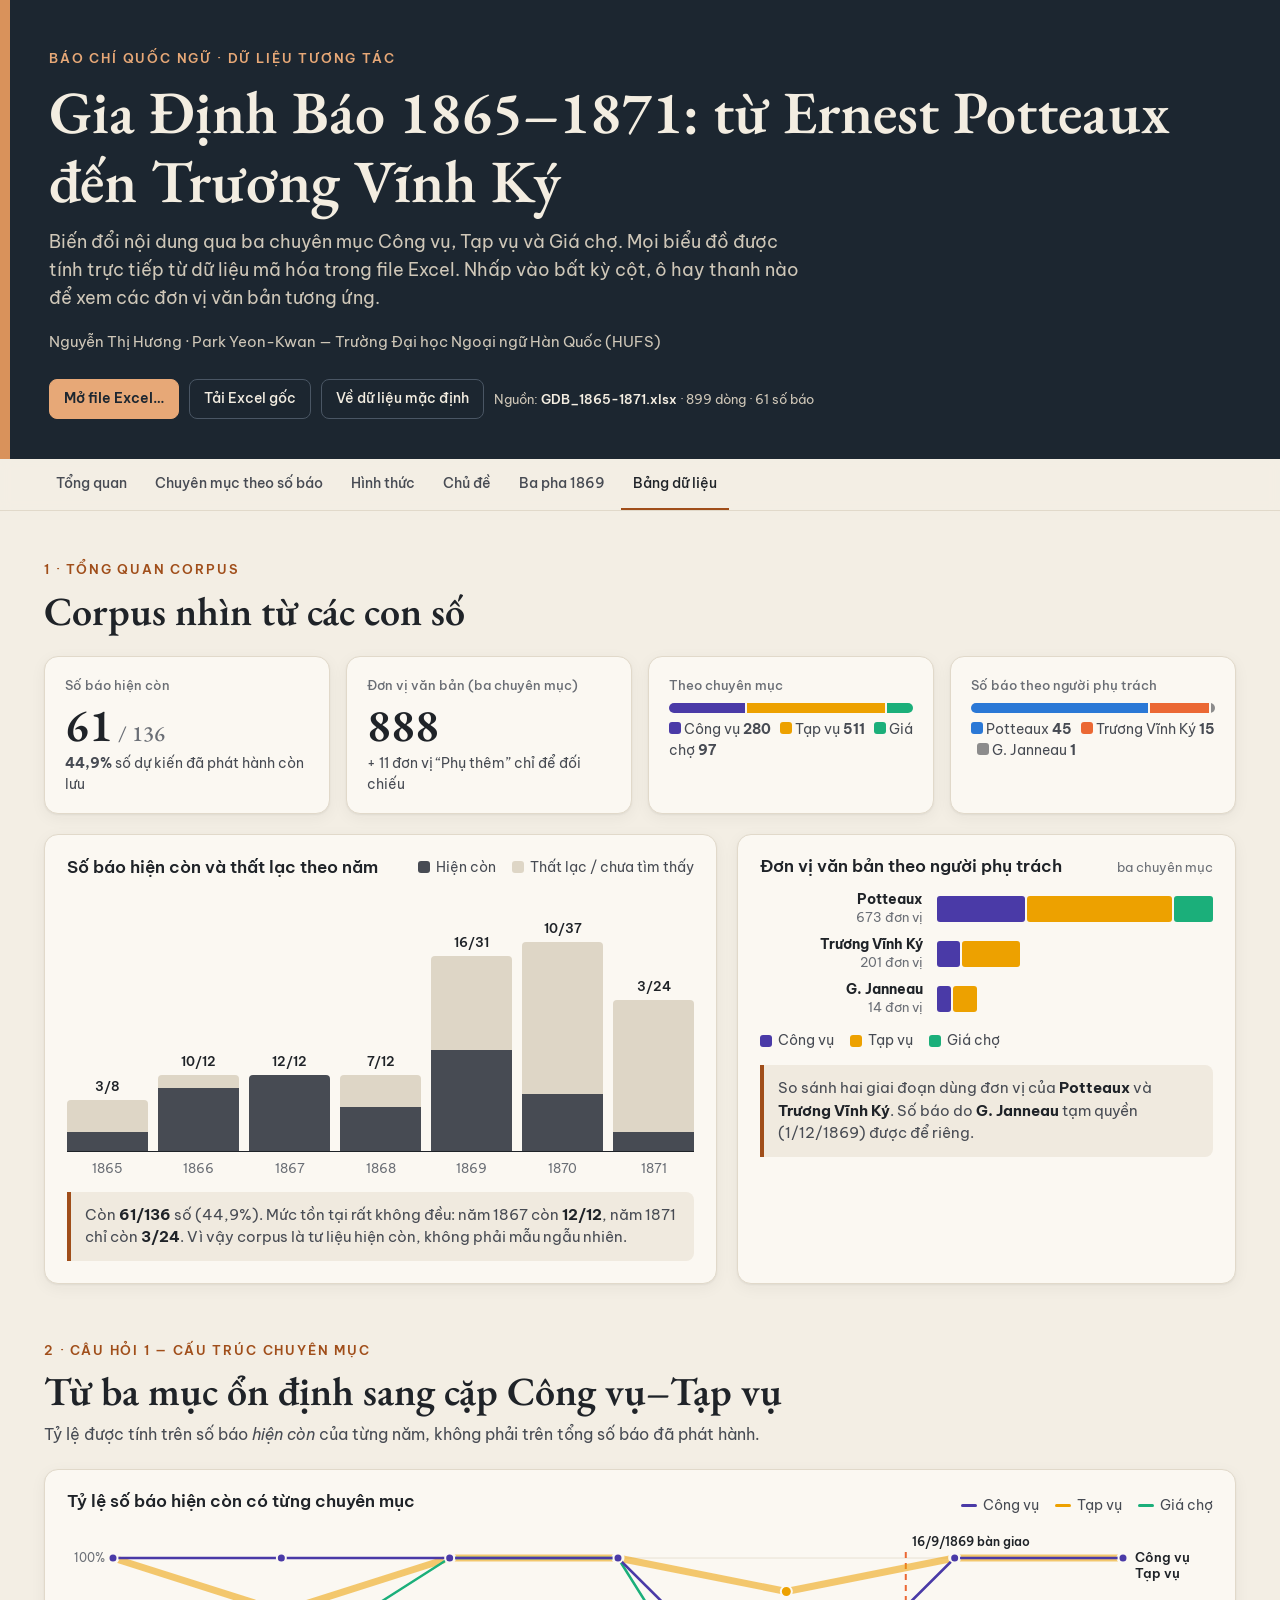
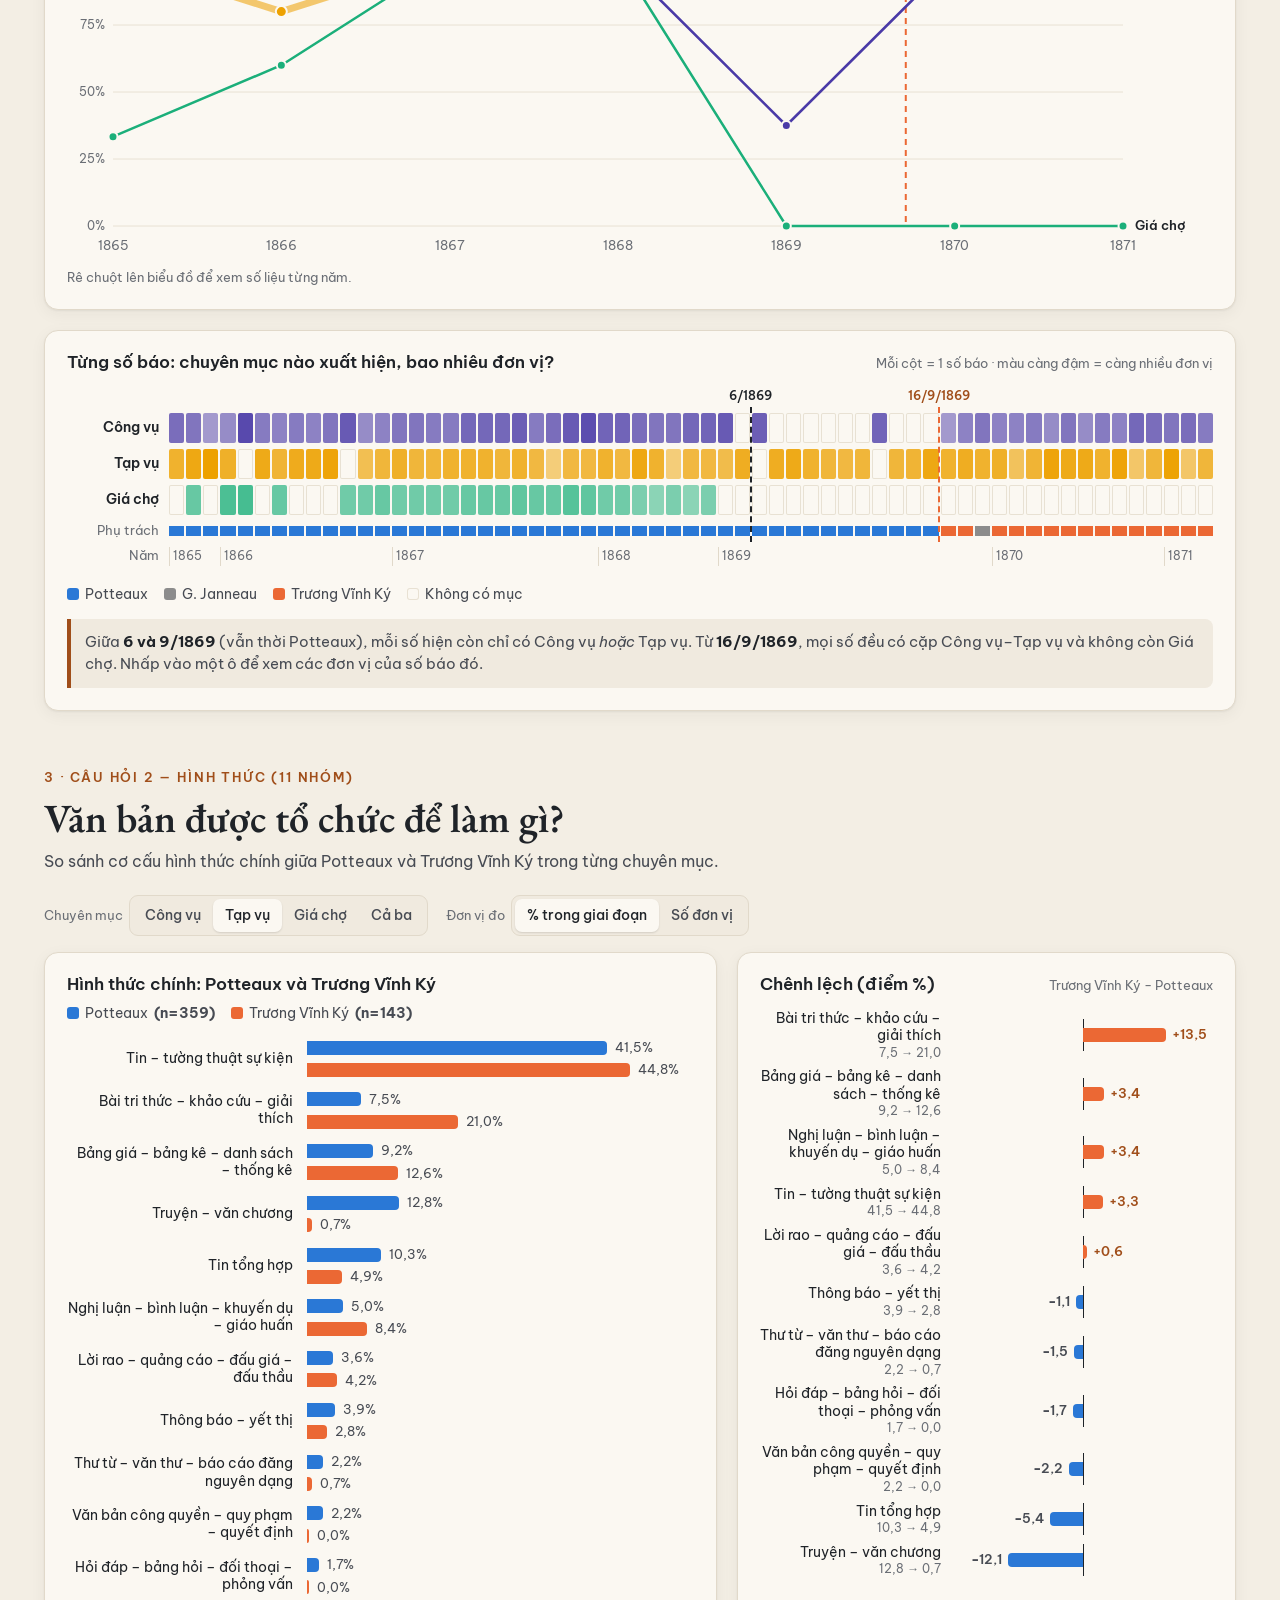
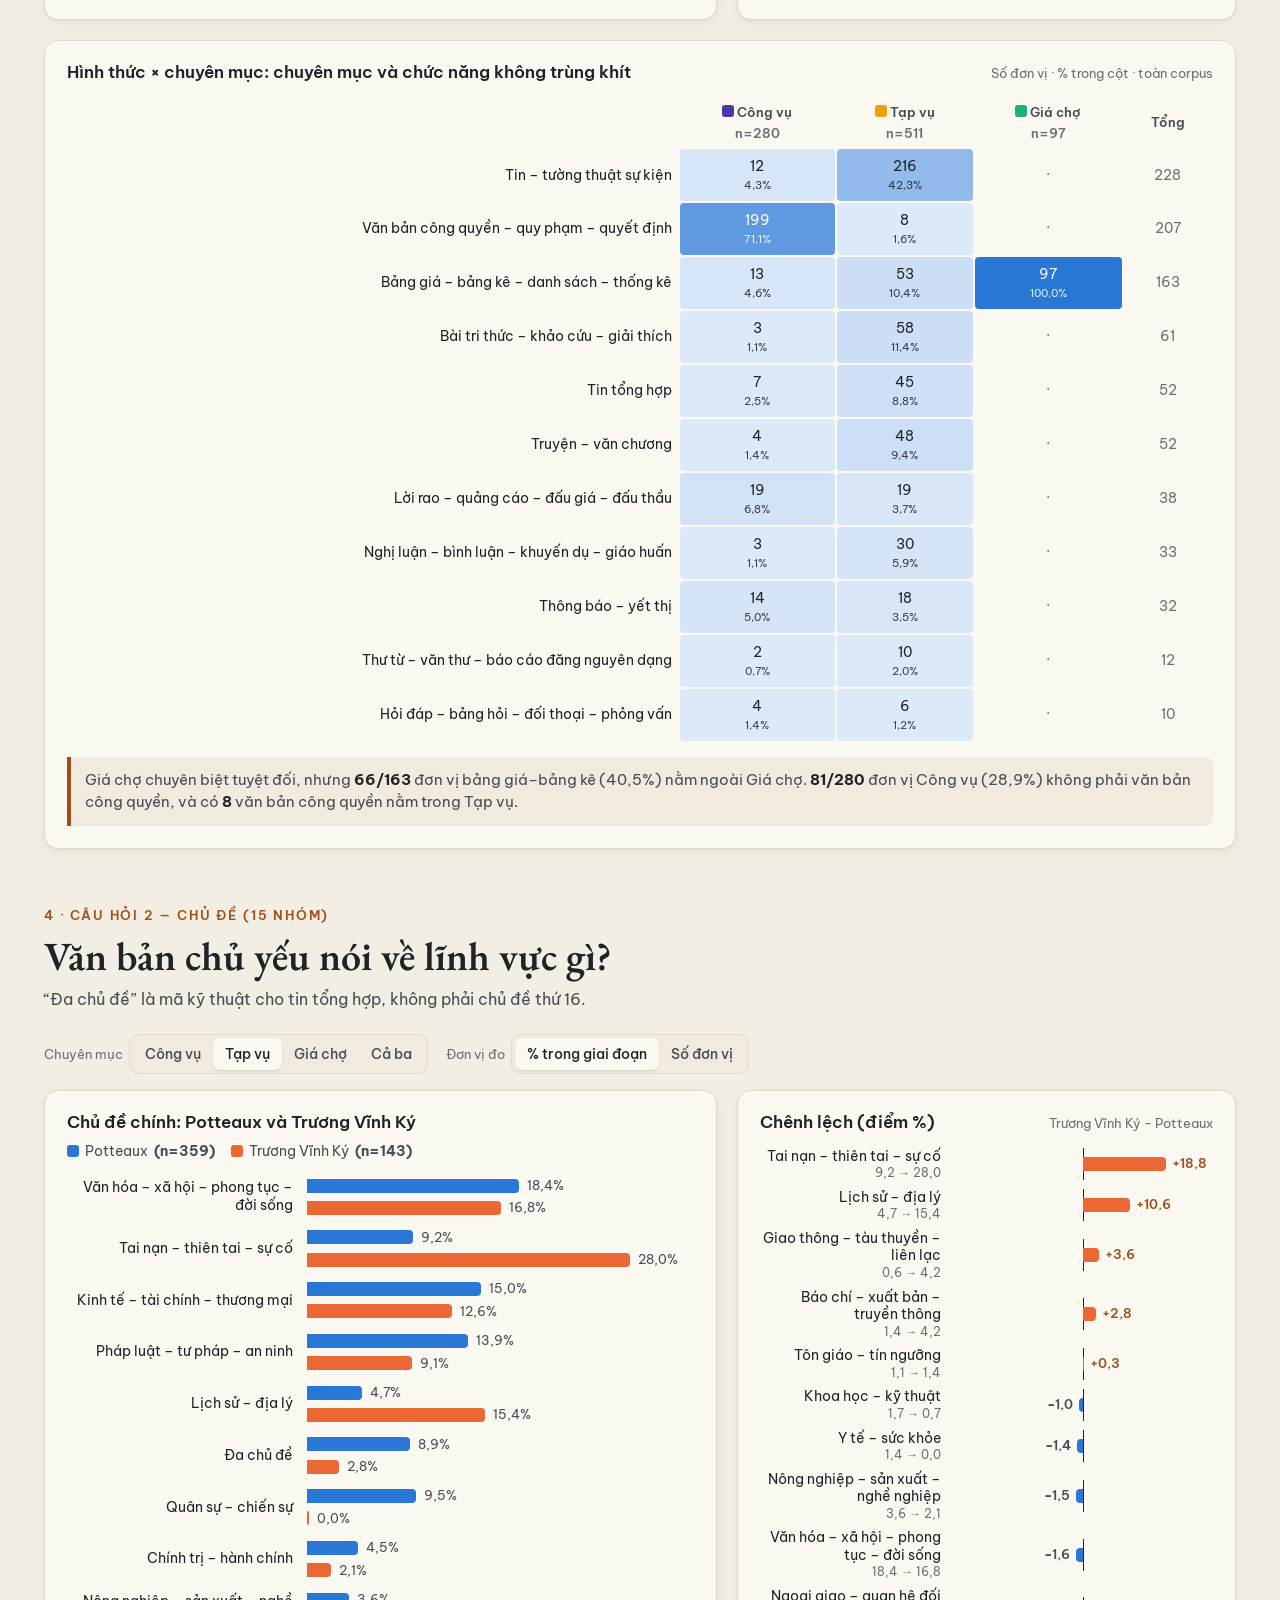
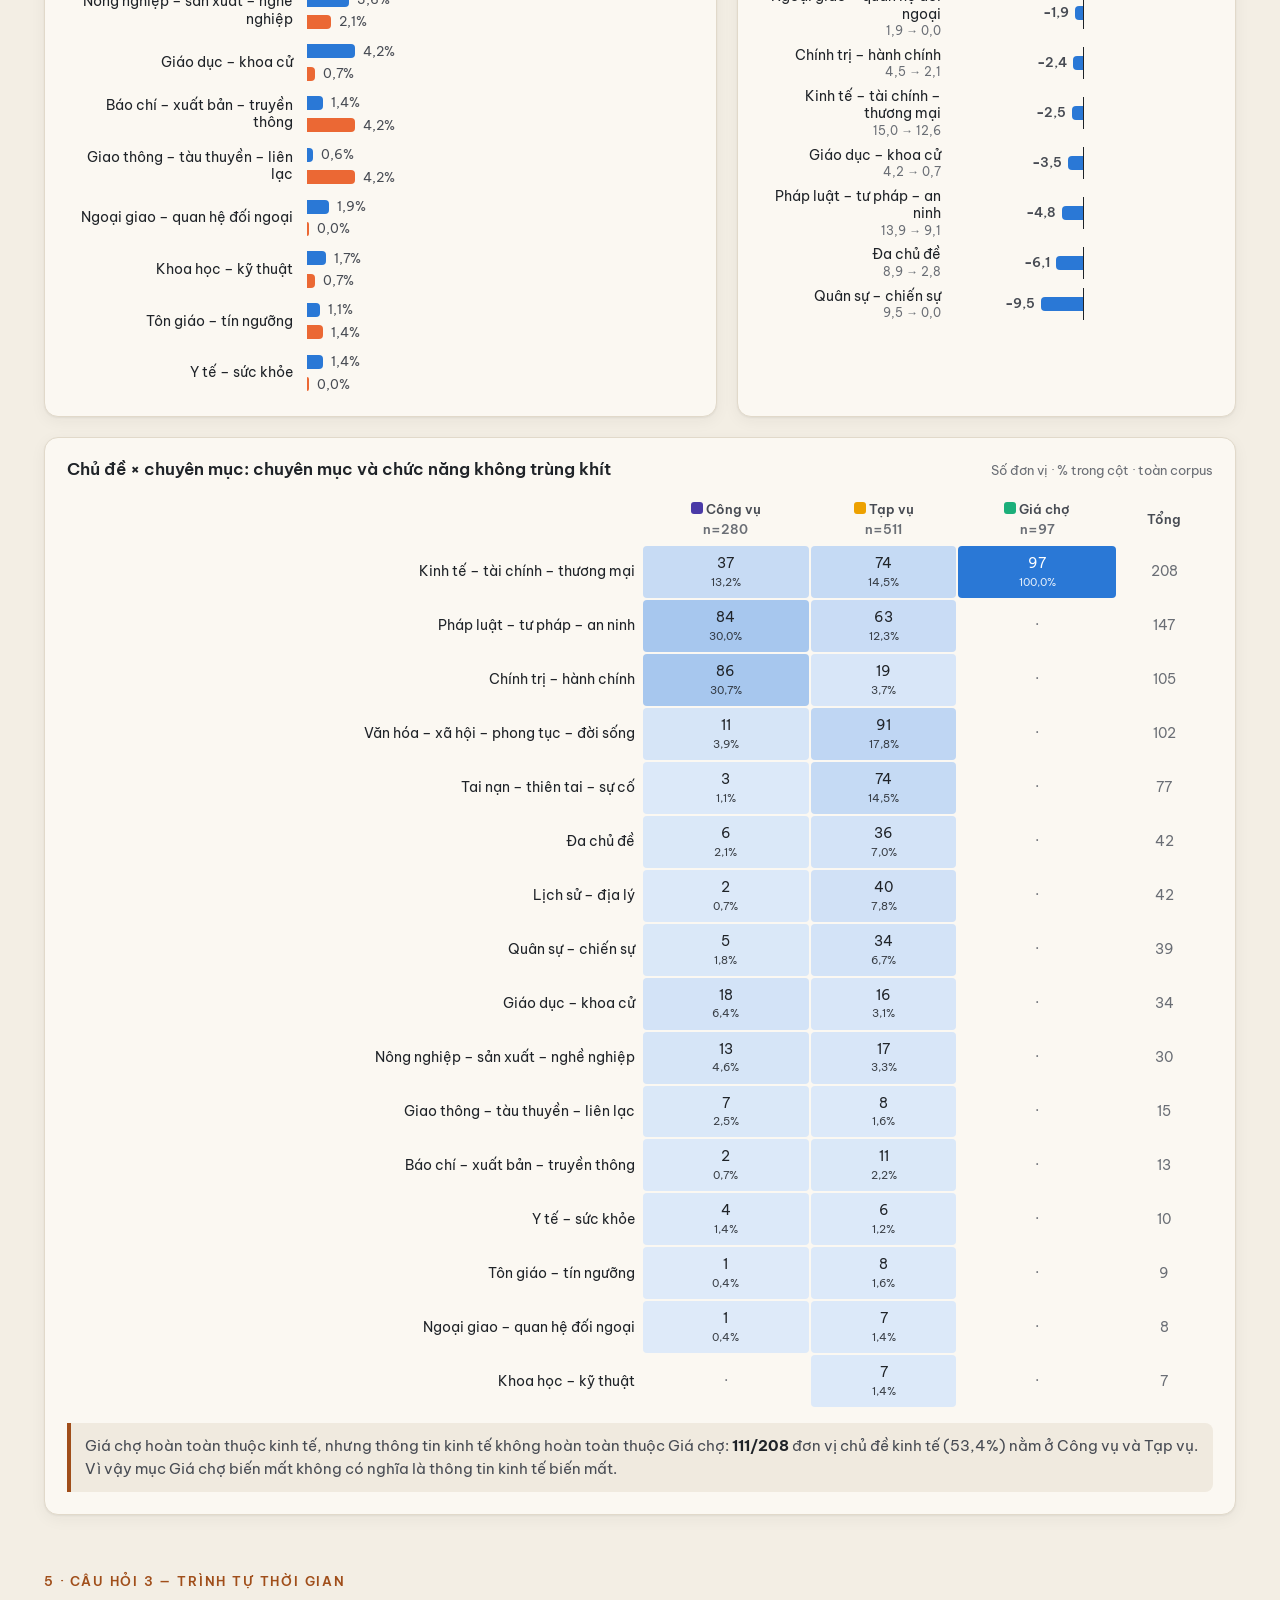
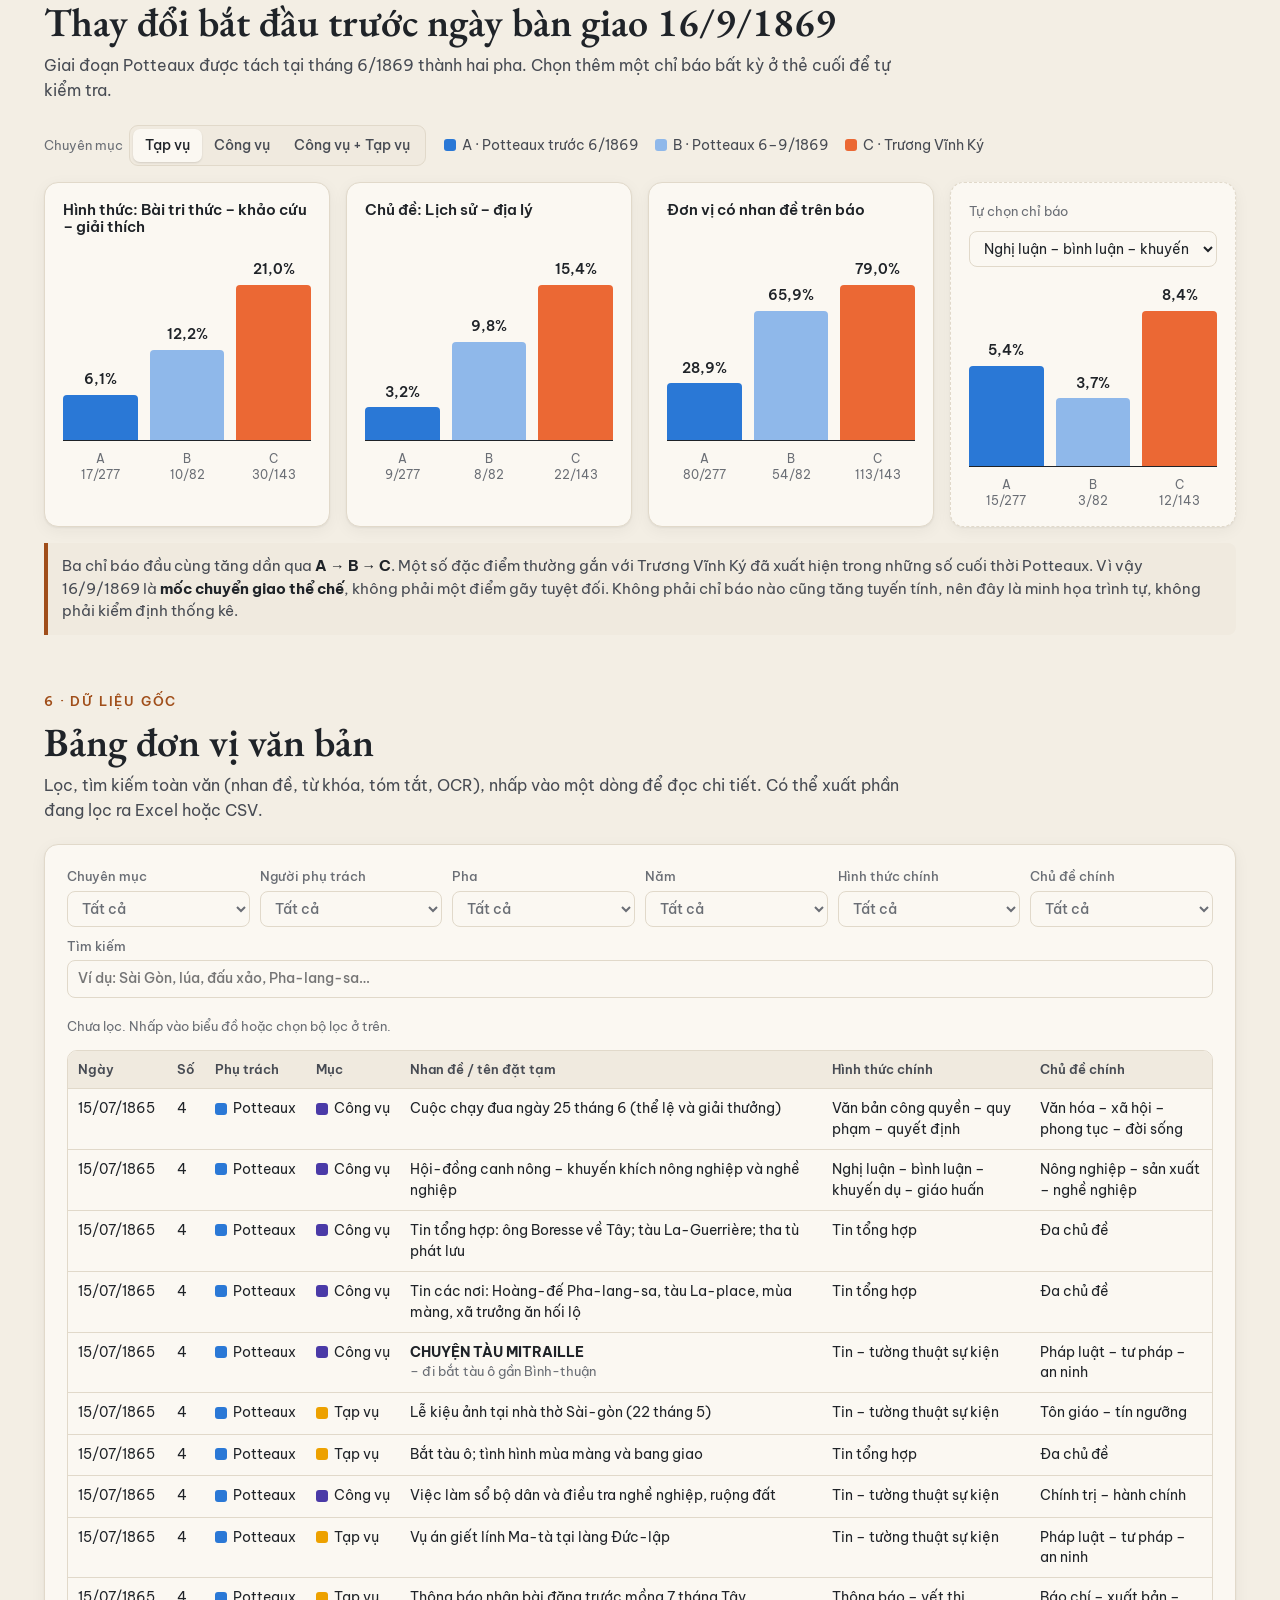
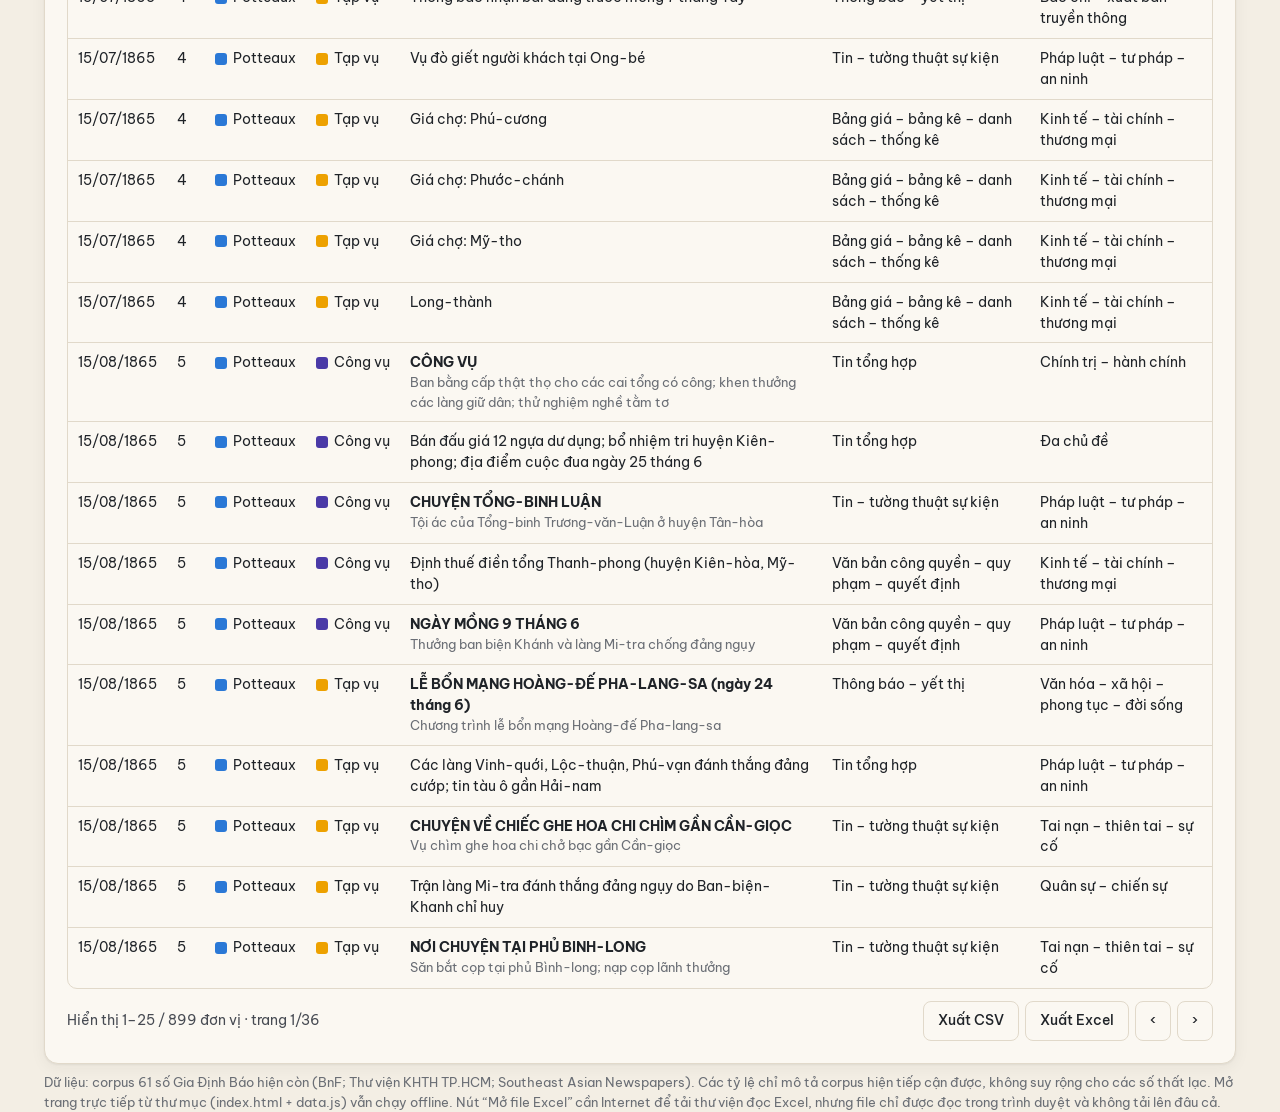
<file: gia-dinh-bao/index.html>
<!doctype html>
<html lang="vi">
<head>
<meta charset="utf-8">
<meta name="viewport" content="width=device-width, initial-scale=1">
<title>Gia Định Báo 1865–1871 · Dữ liệu tương tác</title>
<meta name="description" content="Trực quan hóa dữ liệu nghiên cứu: biến đổi nội dung Gia Định Báo qua ba chuyên mục Công vụ, Tạp vụ, Giá chợ (1865–1871).">
<link rel="preconnect" href="https://fonts.googleapis.com">
<link rel="preconnect" href="https://fonts.gstatic.com" crossorigin>
<link rel="stylesheet" href="https://fonts.googleapis.com/css2?family=Be+Vietnam+Pro:wght@400;500;600;700&family=EB+Garamond:ital,wght@0,500;0,600;1,500&display=swap">
<style>
:root {
  color-scheme: light;
  --bg: #F3EEE4;
  --surface: #FBF8F2;
  --surface-2: #F0EADF;
  --line: #E1D9CA;
  --grid: #E8E1D3;
  --ink: #1F2328;
  --ink-2: #474B53;
  --muted: #6A6E75;
  --accent: #A04E1A;
  /* Người phụ trách */
  --pot: #2a78d6;
  --pot-light: #8fb8ea;
  --tvk: #eb6834;
  --jan: #8C8C8C;
  /* Chuyên mục */
  --cv: #4a3aa7;
  --tv: #eda100;
  --gc: #1baf7a;
  /* Thang tuần tự (một sắc độ) cho bản đồ nhiệt */
  --seq-0: #EEF4FC;
  --seq-1: #2a78d6;
  --lost: #DED6C6;
  --shadow: 0 1px 2px rgba(31,35,40,.06), 0 4px 16px rgba(31,35,40,.05);
}
@media (prefers-color-scheme: dark) {
  :root {
    color-scheme: dark;
    --bg: #17191C;
    --surface: #1F2226;
    --surface-2: #272A2F;
    --line: #34383E;
    --grid: #2E3238;
    --ink: #F1ECE2;
    --ink-2: #CFC9BE;
    --muted: #A39E94;
    --accent: #E39A66;
    --pot: #3987e5;
    --pot-light: #2b5a8f;
    --tvk: #d95926;
    --jan: #8C8C8C;
    --cv: #9085e9;
    --tv: #c98500;
    --gc: #199e70;
    --seq-0: #1E2A38;
    --seq-1: #5b9ef0;
    --lost: #3A3D42;
    --shadow: none;
  }
}
* { box-sizing: border-box; }
html { scroll-behavior: smooth; scroll-padding-top: 72px; }
body {
  margin: 0; background: var(--bg); color: var(--ink);
  font: 16px/1.55 'Be Vietnam Pro', Arial, sans-serif;
  -webkit-font-smoothing: antialiased;
}
h1, h2, h3 { font-family: 'EB Garamond', Georgia, serif; font-weight: 600; line-height: 1.15; margin: 0; }
h2 { font-size: clamp(28px, 3.2vw, 40px); }
h3 { font-family: 'Be Vietnam Pro', Arial, sans-serif; font-size: 17px; font-weight: 600; }
p { margin: 0; }
button, select, input { font: inherit; color: inherit; }
.wrap { max-width: 1240px; margin: 0 auto; padding: 0 24px; }

/* ---------- Header ---------- */
.hero { background: #1C2630; color: #F3EDE1; padding: 48px 0 40px; border-left: 10px solid #D9925B; }
.eyebrow { font-size: 13px; letter-spacing: .14em; text-transform: uppercase; font-weight: 600; color: var(--accent); }
.hero .eyebrow { color: #E7A877; }
.hero h1 { font-size: clamp(34px, 5vw, 60px); margin: 10px 0 12px; }
.hero .sub { font-size: 18px; color: #CFC7B8; max-width: 760px; }
.hero .authors { margin-top: 18px; font-size: 15px; color: #CFC7B8; }
.toolbar { display: flex; flex-wrap: wrap; gap: 10px; align-items: center; margin-top: 26px; }
.btn {
  display: inline-flex; align-items: center; gap: 8px; cursor: pointer;
  border: 1px solid var(--line); background: var(--surface); color: var(--ink);
  border-radius: 8px; padding: 8px 14px; font-size: 14px; font-weight: 500; text-decoration: none;
}
.btn:hover { border-color: var(--muted); }
.btn.primary { background: #E7A877; border-color: #E7A877; color: #1C2630; font-weight: 600; }
.hero .btn:not(.primary) { background: transparent; color: #F3EDE1; border-color: #4A5664; }
.hero .btn:not(.primary):hover { border-color: #CFC7B8; }
.source { font-size: 13px; color: #CFC7B8; }
.source b { color: #F3EDE1; font-weight: 600; }
.source.err { color: #FFB4A0; }

/* ---------- Nav ---------- */
nav.tabs { position: sticky; top: 0; z-index: 20; background: color-mix(in srgb, var(--bg) 92%, transparent); backdrop-filter: blur(6px); border-bottom: 1px solid var(--line); }
nav.tabs .wrap { display: flex; gap: 4px; overflow-x: auto; scrollbar-width: none; }
nav.tabs a { white-space: nowrap; padding: 14px 12px; font-size: 14px; font-weight: 500; color: var(--ink-2); text-decoration: none; border-bottom: 2px solid transparent; }
nav.tabs a:hover, nav.tabs a.on { color: var(--ink); border-bottom-color: var(--accent); }

/* ---------- Sections & cards ---------- */
main section { padding: 48px 0 8px; }
.sec-head { display: flex; flex-direction: column; gap: 8px; margin-bottom: 22px; max-width: 860px; }
.sec-head .lead { color: var(--ink-2); font-size: 16px; }
.grid { display: grid; gap: 20px; }
.g2 { grid-template-columns: repeat(2, minmax(0, 1fr)); }
.g-73 { grid-template-columns: minmax(0, 1.35fr) minmax(0, 1fr); }
@media (max-width: 900px) { .g2, .g-73 { grid-template-columns: 1fr; } }
.card { background: var(--surface); border: 1px solid var(--line); border-radius: 14px; padding: 22px; box-shadow: var(--shadow); min-width: 0; }
.card-head { display: flex; flex-wrap: wrap; justify-content: space-between; align-items: baseline; gap: 8px 16px; margin-bottom: 14px; }
.card-head .note { font-size: 13px; color: var(--muted); }
.insight { margin-top: 14px; padding: 12px 14px; border-left: 4px solid var(--accent); background: var(--surface-2); border-radius: 0 8px 8px 0; font-size: 14.5px; color: var(--ink-2); }
.insight b { color: var(--ink); }
.hint { font-size: 13px; color: var(--muted); }

/* KPI */
.kpis { display: grid; grid-template-columns: repeat(4, minmax(0, 1fr)); gap: 16px; }
@media (max-width: 900px) { .kpis { grid-template-columns: repeat(2, minmax(0, 1fr)); } }
@media (max-width: 520px) { .kpis { grid-template-columns: 1fr; } }
.kpi { background: var(--surface); border: 1px solid var(--line); border-radius: 14px; padding: 18px 20px; box-shadow: var(--shadow); }
.kpi .lab { font-size: 13px; color: var(--muted); font-weight: 500; }
.kpi .val { font-family: 'EB Garamond', Georgia, serif; font-size: 46px; font-weight: 600; line-height: 1.05; margin: 6px 0 4px; font-variant-numeric: tabular-nums; }
.kpi .val small { font-size: 22px; color: var(--muted); font-weight: 500; }
.kpi .det { font-size: 13.5px; color: var(--ink-2); }
.mini { display: flex; height: 10px; border-radius: 5px; overflow: hidden; gap: 2px; margin: 8px 0 6px; }
.mini > i { display: block; height: 100%; }

/* Legends */
.legend { display: flex; flex-wrap: wrap; gap: 6px 16px; font-size: 13.5px; color: var(--ink-2); }
.legend span { display: inline-flex; align-items: center; gap: 6px; }
.sw { width: 12px; height: 12px; border-radius: 3px; display: inline-block; flex: none; }
.sw.line { height: 3px; width: 16px; border-radius: 2px; }

/* Segmented controls */
.controls { display: flex; flex-wrap: wrap; gap: 10px 18px; align-items: center; margin-bottom: 16px; }
.seg { display: inline-flex; background: var(--surface-2); border: 1px solid var(--line); border-radius: 9px; padding: 3px; }
.seg button { border: 0; background: transparent; padding: 6px 12px; border-radius: 7px; font-size: 13.5px; font-weight: 500; cursor: pointer; color: var(--ink-2); }
.seg button.on { background: var(--surface); color: var(--ink); box-shadow: 0 1px 2px rgba(0,0,0,.12); }
.ctl-lab { font-size: 13px; color: var(--muted); margin-right: 6px; }
select.inp, input.inp { background: var(--surface); border: 1px solid var(--line); border-radius: 8px; padding: 7px 10px; font-size: 14px; min-width: 0; }

/* ---------- Charts ---------- */
.chart { position: relative; width: 100%; }
svg text { font-family: 'Be Vietnam Pro', Arial, sans-serif; }
.hit { cursor: pointer; }
.bar-hit:focus-visible, .hit:focus-visible { outline: 2px solid var(--accent); outline-offset: 2px; }

/* Lưu trữ: cột chồng */
.surv { display: flex; gap: 10px; align-items: flex-end; height: 260px; border-bottom: 1.5px solid var(--ink); padding-top: 26px; }
.surv .col { flex: 1; display: flex; flex-direction: column; justify-content: flex-end; align-items: stretch; height: 100%; position: relative; cursor: default; }
.surv .col .top { font-size: 13px; font-weight: 600; text-align: center; margin-bottom: 4px; font-variant-numeric: tabular-nums; }
.surv .seg-lost { background: var(--lost); border-radius: 4px 4px 0 0; }
.surv .seg-kept { background: var(--ink-2); }
.surv .seg-kept.only { border-radius: 4px 4px 0 0; }
.surv .col:hover .seg-lost, .surv .col:focus-visible .seg-lost { filter: brightness(.93); }
.xlabels { display: flex; gap: 10px; margin-top: 6px; }
.xlabels span { flex: 1; text-align: center; font-size: 13px; color: var(--muted); }

/* Ma trận số báo */
.matrix-wrap { overflow-x: auto; padding-bottom: 6px; }
.matrix { display: grid; grid-template-columns: 92px minmax(640px, 1fr); gap: 6px 10px; align-items: center; min-width: 760px; }
.matrix .rlab { font-size: 13.5px; font-weight: 600; text-align: right; }
.matrix .rlab.small { font-weight: 400; color: var(--muted); font-size: 12.5px; }
.mrow { display: grid; gap: 2px; height: 30px; }
.mrow.band { height: 10px; }
.mrow.years { height: 18px; }
.cell { border-radius: 2px; background: transparent; box-shadow: inset 0 0 0 1px var(--grid); cursor: pointer; }
.cell.on { box-shadow: none; }
.cell:hover, .cell:focus-visible { outline: 2px solid var(--ink); outline-offset: 1px; }
.mrow.years span { font-size: 12px; color: var(--muted); border-left: 1px solid var(--line); padding-left: 3px; white-space: nowrap; }
.mark-line { position: absolute; top: -6px; bottom: -6px; width: 0; border-left: 2px dashed var(--ink); pointer-events: none; }
.mark-line.tvk { border-left-color: var(--tvk); }
.mark-lab { position: absolute; top: -26px; font-size: 12px; font-weight: 600; white-space: nowrap; transform: translateX(-50%); }

/* Thanh ngang so sánh */
.hbars { display: flex; flex-direction: column; gap: 10px; }
.hrow { display: grid; grid-template-columns: minmax(130px, 36%) minmax(0, 1fr); gap: 14px; align-items: center; }
.hrow .lab { font-size: 13.5px; text-align: right; line-height: 1.3; color: var(--ink); }
.hrow .pair { display: flex; flex-direction: column; gap: 3px; }
.btrack { display: flex; align-items: center; gap: 8px; min-height: 16px; }
.bar { height: 14px; border-radius: 0 4px 4px 0; min-width: 2px; cursor: pointer; transition: width .35s ease; }
.bar:hover, .bar:focus-visible { filter: brightness(1.08); outline: 2px solid var(--ink); outline-offset: 1px; }
.bval { font-size: 12.5px; color: var(--ink-2); font-variant-numeric: tabular-nums; white-space: nowrap; }

/* Chênh lệch điểm % */
.drow { display: grid; grid-template-columns: minmax(130px, 40%) minmax(0, 1fr); gap: 12px; align-items: center; }
.drow .lab { font-size: 13.5px; text-align: right; line-height: 1.3; }
.drow .lab small { display: block; color: var(--muted); font-size: 12px; font-variant-numeric: tabular-nums; }
.dtrack { position: relative; height: 24px; }
.dtrack .zero { position: absolute; left: 50%; top: -4px; bottom: -4px; border-left: 1.5px solid var(--ink); }
.dbar { position: absolute; top: 5px; height: 14px; cursor: pointer; }
.dbar.pos { border-radius: 0 4px 4px 0; background: var(--tvk); }
.dbar.neg { border-radius: 4px 0 0 4px; background: var(--pot); }
.dval { position: absolute; top: 2px; font-size: 12.5px; font-weight: 600; white-space: nowrap; font-variant-numeric: tabular-nums; }
.dlist { display: flex; flex-direction: column; gap: 8px; }

/* Bản đồ nhiệt chéo */
.heat { width: 100%; border-collapse: separate; border-spacing: 2px; font-size: 13.5px; }
.heat th { font-weight: 600; font-size: 12.5px; color: var(--ink-2); padding: 4px 6px; text-align: center; }
.heat th.rowh { text-align: right; font-weight: 400; color: var(--ink); font-size: 13.5px; }
.heat td { text-align: center; padding: 7px 4px; border-radius: 4px; cursor: pointer; font-variant-numeric: tabular-nums; }
.heat td.zero { color: var(--muted); cursor: default; }
.heat td:not(.zero):hover, .heat td:focus-visible { outline: 2px solid var(--ink); }
.heat td small { display: block; font-size: 11px; opacity: .85; }
.heat-wrap { overflow-x: auto; }

/* Ba pha */
.phases { display: grid; grid-template-columns: repeat(4, minmax(0, 1fr)); gap: 16px; }
@media (max-width: 1000px) { .phases { grid-template-columns: repeat(2, minmax(0, 1fr)); } }
@media (max-width: 560px) { .phases { grid-template-columns: 1fr; } }
.pcard select { width: 100%; }
.pcard { min-width: 0; background: var(--surface); border: 1px solid var(--line); border-radius: 14px; padding: 18px; display: flex; flex-direction: column; gap: 10px; box-shadow: var(--shadow); }
.pcard.custom { border-style: dashed; }
.pcard h3 { font-size: 15px; min-height: 40px; }
.pbars { display: flex; gap: 12px; align-items: flex-end; height: 190px; border-bottom: 1.5px solid var(--ink); }
.pbars .pc { flex: 1; display: flex; flex-direction: column; align-items: stretch; justify-content: flex-end; height: 100%; }
.pbars .pv { text-align: center; font-size: 14px; font-weight: 600; margin-bottom: 4px; font-variant-numeric: tabular-nums; }
.pbars .pb { border-radius: 4px 4px 0 0; min-height: 2px; cursor: pointer; transition: height .35s ease; }
.pbars .pb:hover, .pbars .pb:focus-visible { outline: 2px solid var(--ink); outline-offset: 1px; }
.plabs { display: flex; gap: 12px; }
.plabs span { flex: 1; text-align: center; font-size: 12px; color: var(--muted); line-height: 1.3; }

/* ---------- Bảng dữ liệu ---------- */
.filters { display: grid; grid-template-columns: repeat(auto-fit, minmax(170px, 1fr)); gap: 10px; margin-bottom: 12px; }
.filters label { display: flex; flex-direction: column; gap: 4px; font-size: 12.5px; color: var(--muted); font-weight: 500; }
.filters .search { grid-column: 1 / -1; }
.chips { display: flex; flex-wrap: wrap; gap: 8px; align-items: center; min-height: 32px; margin-bottom: 8px; }
.chip { display: inline-flex; align-items: center; gap: 6px; background: var(--surface-2); border: 1px solid var(--line); border-radius: 999px; padding: 3px 6px 3px 12px; font-size: 13px; }
.chip button { border: 0; background: transparent; cursor: pointer; font-size: 15px; line-height: 1; padding: 2px 6px; border-radius: 999px; color: var(--muted); }
.chip button:hover { background: var(--line); color: var(--ink); }
.tbl-wrap { overflow-x: auto; border: 1px solid var(--line); border-radius: 10px; }
table.data { width: 100%; border-collapse: collapse; font-size: 13.5px; }
table.data th { text-align: left; font-weight: 600; font-size: 12.5px; color: var(--ink-2); background: var(--surface-2); padding: 9px 10px; position: sticky; top: 0; white-space: nowrap; }
table.data td { padding: 9px 10px; border-top: 1px solid var(--line); vertical-align: top; }
table.data tbody tr { cursor: pointer; }
table.data tbody tr:hover { background: var(--surface-2); }
table.data td.num { font-variant-numeric: tabular-nums; white-space: nowrap; }
.tag { display: inline-flex; align-items: center; gap: 6px; white-space: nowrap; }
.title-cell { min-width: 240px; }
.title-cell .tt { color: var(--muted); font-size: 12.5px; }
.pager { display: flex; justify-content: space-between; align-items: center; flex-wrap: wrap; gap: 10px; margin-top: 12px; font-size: 13.5px; color: var(--ink-2); }
.pager .btns { display: flex; gap: 6px; }
.empty { padding: 28px; text-align: center; color: var(--muted); }

/* Tooltip & dialog */
#tip {
  position: fixed; z-index: 50; pointer-events: none; opacity: 0; transition: opacity .1s;
  background: #1C2630; color: #F3EDE1; border-radius: 8px; padding: 9px 12px; font-size: 13px; line-height: 1.45;
  max-width: 300px; box-shadow: 0 6px 24px rgba(0,0,0,.25);
}
#tip.show { opacity: 1; }
#tip b { color: #fff; }
#tip .muted { color: #B9B2A5; }
#tip .row { display: flex; align-items: center; gap: 6px; }
dialog { border: 1px solid var(--line); border-radius: 14px; padding: 0; max-width: min(860px, 94vw); width: 100%; background: var(--surface); color: var(--ink); }
dialog::backdrop { background: rgba(20,22,26,.55); }
.dlg-head { display: flex; justify-content: space-between; gap: 16px; align-items: start; padding: 20px 22px 12px; border-bottom: 1px solid var(--line); position: sticky; top: 0; background: var(--surface); }
.dlg-body { padding: 16px 22px 22px; display: grid; grid-template-columns: 150px 1fr; gap: 8px 16px; font-size: 14px; }
.dlg-body dt { color: var(--muted); font-size: 13px; }
.dlg-body dd { margin: 0; }
.dlg-body .ocr { grid-column: 1 / -1; white-space: pre-wrap; background: var(--surface-2); border-radius: 8px; padding: 12px 14px; font-size: 13.5px; max-height: 340px; overflow: auto; }
@media (max-width: 600px) { .dlg-body { grid-template-columns: 1fr; } }

footer { padding: 40px 0 56px; color: var(--muted); font-size: 13px; }
.sr { position: absolute; width: 1px; height: 1px; overflow: hidden; clip: rect(0 0 0 0); }
</style>
</head>
<body>

<header class="hero">
  <div class="wrap">
    <p class="eyebrow">Báo chí Quốc ngữ · Dữ liệu tương tác</p>
    <h1>Gia Định Báo 1865–1871: từ Ernest Potteaux đến Trương Vĩnh Ký</h1>
    <p class="sub">Biến đổi nội dung qua ba chuyên mục Công vụ, Tạp vụ và Giá chợ. Mọi biểu đồ được tính trực tiếp từ dữ liệu mã hóa trong file Excel. Nhấp vào bất kỳ cột, ô hay thanh nào để xem các đơn vị văn bản tương ứng.</p>
    <p class="authors">Nguyễn Thị Hương · Park Yeon-Kwan — Trường Đại học Ngoại ngữ Hàn Quốc (HUFS)</p>
    <div class="toolbar">
      <label class="btn primary" for="file-input">Mở file Excel…</label>
      <input id="file-input" type="file" accept=".xlsx,.xls,.xlsm" class="sr">
      <a class="btn" href="GDB_1865-1871.xlsx" download>Tải Excel gốc</a>
      <button class="btn" id="btn-reset-data" hidden>Về dữ liệu mặc định</button>
      <span class="source" id="source"></span>
    </div>
  </div>
</header>

<nav class="tabs" aria-label="Mục lục">
  <div class="wrap">
    <a href="#tong-quan">Tổng quan</a>
    <a href="#so-bao">Chuyên mục theo số báo</a>
    <a href="#hinh-thuc">Hình thức</a>
    <a href="#chu-de">Chủ đề</a>
    <a href="#ba-pha">Ba pha 1869</a>
    <a href="#du-lieu">Bảng dữ liệu</a>
  </div>
</nav>

<main class="wrap">

  <!-- 1. Tổng quan -->
  <section id="tong-quan">
    <div class="sec-head">
      <p class="eyebrow">1 · Tổng quan corpus</p>
      <h2>Corpus nhìn từ các con số</h2>
    </div>
    <div class="kpis" id="kpis"></div>
    <div class="grid g-73" style="margin-top:20px">
      <div class="card">
        <div class="card-head">
          <h3>Số báo hiện còn và thất lạc theo năm</h3>
          <div class="legend"><span><i class="sw" style="background:var(--ink-2)"></i>Hiện còn</span><span><i class="sw" style="background:var(--lost)"></i>Thất lạc / chưa tìm thấy</span></div>
        </div>
        <div id="chart-survival"></div>
        <p class="insight" id="insight-survival"></p>
      </div>
      <div class="card">
        <div class="card-head"><h3>Đơn vị văn bản theo người phụ trách</h3><span class="note">ba chuyên mục</span></div>
        <div id="chart-editor"></div>
        <p class="insight">So sánh hai giai đoạn dùng đơn vị của <b>Potteaux</b> và <b>Trương Vĩnh Ký</b>. Số báo do <b>G. Janneau</b> tạm quyền (1/12/1869) được để riêng.</p>
      </div>
    </div>
  </section>

  <!-- 2. Số báo -->
  <section id="so-bao">
    <div class="sec-head">
      <p class="eyebrow">2 · Câu hỏi 1 — Cấu trúc chuyên mục</p>
      <h2>Từ ba mục ổn định sang cặp Công vụ–Tạp vụ</h2>
      <p class="lead">Tỷ lệ được tính trên số báo <i>hiện còn</i> của từng năm, không phải trên tổng số báo đã phát hành.</p>
    </div>
    <div class="card">
      <div class="card-head">
        <h3>Tỷ lệ số báo hiện còn có từng chuyên mục</h3>
        <div class="legend" id="legend-sections"></div>
      </div>
      <div class="chart" id="chart-presence"></div>
      <p class="hint">Rê chuột lên biểu đồ để xem số liệu từng năm.</p>
    </div>
    <div class="card" style="margin-top:20px">
      <div class="card-head">
        <h3>Từng số báo: chuyên mục nào xuất hiện, bao nhiêu đơn vị?</h3>
        <span class="note">Mỗi cột = 1 số báo · màu càng đậm = càng nhiều đơn vị</span>
      </div>
      <div class="matrix-wrap"><div id="chart-matrix"></div></div>
      <div class="legend" style="margin-top:12px"><span><i class="sw" style="background:var(--pot)"></i>Potteaux</span><span><i class="sw" style="background:var(--jan)"></i>G. Janneau</span><span><i class="sw" style="background:var(--tvk)"></i>Trương Vĩnh Ký</span><span><i class="sw" style="box-shadow:inset 0 0 0 1px var(--grid)"></i>Không có mục</span></div>
      <p class="insight">Giữa <b>6 và 9/1869</b> (vẫn thời Potteaux), mỗi số hiện còn chỉ có Công vụ <i>hoặc</i> Tạp vụ. Từ <b>16/9/1869</b>, mọi số đều có cặp Công vụ–Tạp vụ và không còn Giá chợ. Nhấp vào một ô để xem các đơn vị của số báo đó.</p>
    </div>
  </section>

  <!-- 3. Hình thức -->
  <section id="hinh-thuc">
    <div class="sec-head">
      <p class="eyebrow">3 · Câu hỏi 2 — Hình thức (11 nhóm)</p>
      <h2>Văn bản được tổ chức để làm gì?</h2>
      <p class="lead">So sánh cơ cấu hình thức chính giữa Potteaux và Trương Vĩnh Ký trong từng chuyên mục.</p>
    </div>
    <div data-dist="hf"></div>
  </section>

  <!-- 4. Chủ đề -->
  <section id="chu-de">
    <div class="sec-head">
      <p class="eyebrow">4 · Câu hỏi 2 — Chủ đề (15 nhóm)</p>
      <h2>Văn bản chủ yếu nói về lĩnh vực gì?</h2>
      <p class="lead">“Đa chủ đề” là mã kỹ thuật cho tin tổng hợp, không phải chủ đề thứ 16.</p>
    </div>
    <div data-dist="cd"></div>
  </section>

  <!-- 5. Ba pha -->
  <section id="ba-pha">
    <div class="sec-head">
      <p class="eyebrow">5 · Câu hỏi 3 — Trình tự thời gian</p>
      <h2>Thay đổi bắt đầu trước ngày bàn giao 16/9/1869</h2>
      <p class="lead">Giai đoạn Potteaux được tách tại tháng 6/1869 thành hai pha. Chọn thêm một chỉ báo bất kỳ ở thẻ cuối để tự kiểm tra.</p>
    </div>
    <div class="controls">
      <span><span class="ctl-lab">Chuyên mục</span><span class="seg" id="phase-sec"></span></span>
      <div class="legend" id="legend-phases"></div>
    </div>
    <div class="phases" id="chart-phases"></div>
    <p class="insight" style="margin-top:16px">Ba chỉ báo đầu cùng tăng dần qua <b>A → B → C</b>. Một số đặc điểm thường gắn với Trương Vĩnh Ký đã xuất hiện trong những số cuối thời Potteaux. Vì vậy 16/9/1869 là <b>mốc chuyển giao thể chế</b>, không phải một điểm gãy tuyệt đối. Không phải chỉ báo nào cũng tăng tuyến tính, nên đây là minh họa trình tự, không phải kiểm định thống kê.</p>
  </section>

  <!-- 6. Dữ liệu -->
  <section id="du-lieu">
    <div class="sec-head">
      <p class="eyebrow">6 · Dữ liệu gốc</p>
      <h2>Bảng đơn vị văn bản</h2>
      <p class="lead">Lọc, tìm kiếm toàn văn (nhan đề, từ khóa, tóm tắt, OCR), nhấp vào một dòng để đọc chi tiết. Có thể xuất phần đang lọc ra Excel hoặc CSV.</p>
    </div>
    <div class="card">
      <div class="filters" id="filters"></div>
      <div class="chips" id="chips"></div>
      <div class="tbl-wrap">
        <table class="data">
          <thead><tr><th>Ngày</th><th>Số</th><th>Phụ trách</th><th>Mục</th><th>Nhan đề / tên đặt tạm</th><th>Hình thức chính</th><th>Chủ đề chính</th></tr></thead>
          <tbody id="tbody"></tbody>
        </table>
      </div>
      <div class="pager">
        <span id="pager-info"></span>
        <div class="btns">
          <button class="btn" id="btn-csv">Xuất CSV</button>
          <button class="btn" id="btn-xlsx">Xuất Excel</button>
          <button class="btn" id="pg-prev" aria-label="Trang trước">‹</button>
          <button class="btn" id="pg-next" aria-label="Trang sau">›</button>
        </div>
      </div>
    </div>
  </section>
</main>

<footer class="wrap">
  Dữ liệu: corpus 61 số Gia Định Báo hiện còn (BnF; Thư viện KHTH TP.HCM; Southeast Asian Newspapers). Các tỷ lệ chỉ mô tả corpus hiện tiếp cận được, không suy rộng cho các số thất lạc.
  Mở trang trực tiếp từ thư mục (index.html + data.js) vẫn chạy offline. Nút “Mở file Excel” cần Internet để tải thư viện đọc Excel, nhưng file chỉ được đọc trong trình duyệt và không tải lên đâu cả.
</footer>

<div id="tip" role="status" aria-live="polite"></div>
<dialog id="detail"></dialog>

<script src="data.js"></script>
<script>
(() => {
'use strict';

/* ================== Hằng số & tiện ích ================== */
const SECTIONS = ['Công vụ', 'Tạp vụ', 'Giá chợ'];
const SEC_VAR = { 'Công vụ': '--cv', 'Tạp vụ': '--tv', 'Giá chợ': '--gc' };
const PERIODS = ['Potteaux', 'TVK', 'Janneau'];
const PERIOD_LABEL = { Potteaux: 'Potteaux', TVK: 'Trương Vĩnh Ký', Janneau: 'G. Janneau' };
const PERIOD_VAR = { Potteaux: '--pot', TVK: '--tvk', Janneau: '--jan' };
const PHASES = ['A', 'B', 'C'];
const PHASE_LABEL = { A: 'Potteaux trước 6/1869', B: 'Potteaux 6–9/1869', C: 'Trương Vĩnh Ký', J: 'Janneau' };
const PHASE_VAR = { A: '--pot', B: '--pot-light', C: '--tvk' };
const HANDOVER = 18690916, PHASE_B_START = 18690601;

// Tên cột trong Excel -> khóa ngắn (cùng bảng với build_data.py; có tên thay thế)
const UNIT_COLS = {
  d: ['DATE', 'Ngày'], n: ['N0', 'Số'], p: ['Thời kỳ', 'Chánh tổng tài'], m: ['Mục (chuẩn hóa)', 'Mục'],
  t: ['Tên bài (nếu có)', 'Tên bài'], tt: ['Tên đặt tạm thời'], hf: ['Hình thức chính'], hf2: ['Hình thức phụ'],
  cd: ['Nội dung chính', 'Chủ đề chính'], cd2: ['Nội dung phụ', 'Chủ đề phụ'], kw: ['Từ khoá', 'Từ khóa'],
  sum: ['Tóm tắt nội dung'], note: ['Ghi chú phân loại'], ocr: ['OCR'], y: ['Năm (phụ)', 'Năm'], k: ['Khóa ngày (yyyymmdd)'],
};
const ISSUE_COLS = {
  id: ['Danh sách số báo'], d: ['Ngày phát hành'], y: ['Năm phát hành'], n: ['Số báo'], st: ['Tình trạng lưu trữ'],
  ed: ['Chánh tổng tài / người phụ trách'], loc: ['nơi bảo tồn', 'Nơi bảo tồn'],
};
const FIELD_LABEL = { d: 'Ngày', n: 'Số', p: 'Phụ trách', m: 'Mục', t: 'Tên bài', tt: 'Tên đặt tạm thời', hf: 'Hình thức chính', hf2: 'Hình thức phụ', cd: 'Chủ đề chính', cd2: 'Chủ đề phụ', kw: 'Từ khóa', sum: 'Tóm tắt nội dung', note: 'Ghi chú phân loại', ocr: 'OCR' };

const $ = (s, r = document) => r.querySelector(s);
const esc = s => String(s ?? '').replace(/[&<>"']/g, c => ({ '&': '&amp;', '<': '&lt;', '>': '&gt;', '"': '&quot;', "'": '&#39;' }[c]));
const nf1 = new Intl.NumberFormat('vi-VN', { minimumFractionDigits: 1, maximumFractionDigits: 1 });
const nf0 = new Intl.NumberFormat('vi-VN');
const pct = (a, b) => (b ? (a / b) * 100 : 0);
const fp = x => nf1.format(x) + '%';
const fpp = x => (x > 0 ? '+' : x < 0 ? '−' : '±') + nf1.format(Math.abs(x));
const cssv = v => getComputedStyle(document.documentElement).getPropertyValue(v).trim();
const nfc = s => (typeof s === 'string' ? s.normalize('NFC').replace(/\s+/g, ' ').trim() : s);
const countBy = (arr, f) => arr.reduce((m, x) => { const k = f(x); m.set(k, (m.get(k) || 0) + 1); return m; }, new Map());

/* ================== Chuẩn hóa dữ liệu ================== */
function normSection(m) {
  const s = nfc(String(m || '')).toLowerCase();
  if (/^(t[ạậa]p)\s*v[ụu]/.test(s)) return 'Tạp vụ';
  if (/^c[ôo]ng\s*v[ụu]/.test(s)) return 'Công vụ';
  if (/^gi[áa]\s*ch[ợo]/.test(s)) return 'Giá chợ';
  return nfc(String(m || '')) || '—';
}
function normPeriod(p) {
  const s = String(p || '').toLowerCase();
  if (/tvk|trương|truong/.test(s)) return 'TVK';
  if (/janneau/.test(s)) return 'Janneau';
  return 'Potteaux';
}
function excelSerialToKey(n) {
  const d = new Date(Math.round((n - 25569) * 86400000));
  return d.getUTCFullYear() * 10000 + (d.getUTCMonth() + 1) * 100 + d.getUTCDate();
}
function dateKey(u) {
  if (u.k && /^\d{8}$/.test(String(u.k))) return +u.k;
  if (typeof u.d === 'number') return excelSerialToKey(u.d);
  const m = String(u.d || '').match(/(\d{1,2})\s*[\/.-]\s*(\d{1,2})\s*[\/.-]\s*(\d{4})/);
  return m ? +m[3] * 10000 + +m[2] * 100 + +m[1] : 0;
}
const keyToDate = k => k ? `${String(k % 100).padStart(2, '0')}/${String(Math.floor(k / 100) % 100).padStart(2, '0')}/${Math.floor(k / 10000)}` : '—';

let DB; // dữ liệu đã chuẩn hóa

function prepare(raw) {
  const units = (raw.units || []).map((r, i) => {
    const u = {};
    for (const [k, v] of Object.entries(r)) u[k] = nfc(v);
    u.id = i;
    u.m = normSection(u.m);
    u.p = normPeriod(u.p);
    u.k = dateKey(u);
    u.d = keyToDate(u.k);
    u.y = Math.floor(u.k / 10000) || +u.y || 0;
    u.n = u.n ?? '';
    u.ph = u.p === 'TVK' ? 'C' : u.p === 'Janneau' ? 'J' : (u.k >= PHASE_B_START ? 'B' : 'A');
    u.issue = u.k + '|' + u.n;
    u.hasTitle = !!u.t && !/^không có$/i.test(String(u.t).trim());
    u.hf = u.hf || '(chưa mã)';
    u.cd = u.cd || '(chưa mã)';
    u.search = [u.t, u.tt, u.kw, u.sum, u.note, u.ocr, u.hf, u.cd].filter(Boolean).join(' ').toLowerCase();
    return u;
  }).filter(u => u.k);
  units.sort((a, b) => a.k - b.k || a.id - b.id);
  const main = units.filter(u => SECTIONS.includes(u.m));

  // Số báo hiện còn suy ra từ đơn vị văn bản
  const issueMap = new Map();
  for (const u of units) {
    if (!issueMap.has(u.issue)) issueMap.set(u.issue, { key: u.issue, k: u.k, d: u.d, n: u.n, y: u.y, p: u.p, ph: u.ph, c: { 'Công vụ': 0, 'Tạp vụ': 0, 'Giá chợ': 0 }, extra: 0, titles: 0 });
    const is = issueMap.get(u.issue);
    if (SECTIONS.includes(u.m)) is.c[u.m]++; else is.extra++;
  }
  const issues = [...issueMap.values()].sort((a, b) => a.k - b.k);

  // Danh sách số báo phát hành (lưu trữ)
  const archive = (raw.issues || []).filter(r => r.id || r.st).map(r => ({
    y: +r.y || (dateKey({ d: r.d }) / 10000 | 0), st: nfc(String(r.st || '')), d: r.d, n: r.n, ed: r.ed, loc: r.loc, id: r.id,
  })).filter(r => r.y);

  const fields = { hf: uniqSorted(main, 'hf'), cd: uniqSorted(main, 'cd') };
  return { source: raw.source || 'dữ liệu', units, main, issues, archive, fields };
}
function uniqSorted(arr, f) {
  return [...countBy(arr, x => x[f]).entries()].sort((a, b) => b[1] - a[1]).map(e => e[0]);
}

/* ================== Tooltip ================== */
const tip = $('#tip');
function showTip(html, ev) {
  tip.innerHTML = html; tip.classList.add('show');
  let x, y;
  if (ev && 'clientX' in ev && ev.clientX) { x = ev.clientX; y = ev.clientY; }
  else { const r = ev.target.getBoundingClientRect(); x = r.left + r.width / 2; y = r.top; }
  const tw = tip.offsetWidth, th = tip.offsetHeight;
  let left = x + 14, top = y - th - 12;
  if (left + tw > innerWidth - 8) left = x - tw - 14;
  if (top < 8) top = y + 18;
  tip.style.left = Math.max(8, left) + 'px'; tip.style.top = top + 'px';
}
const hideTip = () => tip.classList.remove('show');
// Gắn tooltip + nhấp (chuột, bàn phím) cho mọi phần tử có data-tip
function bindInteractive(root) {
  root.querySelectorAll('[data-tip]').forEach(el => {
    if (!el.hasAttribute('tabindex')) el.setAttribute('tabindex', '0');
    const h = ev => showTip(el.dataset.tip, ev);
    el.addEventListener('mousemove', h);
    el.addEventListener('focus', h);
    el.addEventListener('mouseleave', hideTip);
    el.addEventListener('blur', hideTip);
    if (el.dataset.filter) {
      const go = () => { hideTip(); applyFilter(JSON.parse(el.dataset.filter)); };
      el.addEventListener('click', go);
      el.addEventListener('keydown', e => { if (e.key === 'Enter' || e.key === ' ') { e.preventDefault(); go(); } });
    }
  });
}
const sw = (v, cls = '') => `<i class="sw ${cls}" style="background:var(${v})"></i>`;
const tipAttr = (html, filter) => ` data-tip="${esc(html)}"${filter ? ` data-filter="${esc(JSON.stringify(filter))}"` : ''}`;

/* ================== 1. Tổng quan ================== */
function renderKPIs() {
  const { main, issues, archive, units } = DB;
  const total = archive.length;
  const extra = units.length - main.length;
  const bySec = SECTIONS.map(s => [s, main.filter(u => u.m === s).length]);
  const byEd = PERIODS.map(p => [p, issues.filter(i => i.p === p).length]);
  const mini = (arr, vars) => `<div class="mini">${arr.map(([k, n]) => `<i style="flex:${n};background:var(${vars[k]})" title="${esc(k)}: ${n}"></i>`).join('')}</div>`;
  $('#kpis').innerHTML = `
    <div class="kpi"><div class="lab">Số báo hiện còn</div>
      <div class="val">${issues.length}${total ? `<small> / ${total}</small>` : ''}</div>
      <div class="det">${total ? `<b>${fp(pct(issues.length, total))}</b> số dự kiến đã phát hành còn lưu` : 'số báo trong corpus'}</div></div>
    <div class="kpi"><div class="lab">Đơn vị văn bản (ba chuyên mục)</div>
      <div class="val">${nf0.format(main.length)}</div>
      <div class="det">${extra ? `+ ${extra} đơn vị “Phụ thêm” chỉ để đối chiếu` : 'đã mã hóa hình thức và chủ đề'}</div></div>
    <div class="kpi"><div class="lab">Theo chuyên mục</div>
      ${mini(bySec, SEC_VAR)}
      <div class="det">${bySec.map(([s, n]) => `${sw(SEC_VAR[s])} ${s} <b>${n}</b>`).join(' &nbsp; ')}</div></div>
    <div class="kpi"><div class="lab">Số báo theo người phụ trách</div>
      ${mini(byEd, PERIOD_VAR)}
      <div class="det">${byEd.map(([p, n]) => `${sw(PERIOD_VAR[p])} ${PERIOD_LABEL[p]} <b>${n}</b>`).join(' &nbsp; ')}</div></div>`;
}

function renderSurvival() {
  const el = $('#chart-survival');
  const { archive, issues } = DB;
  let rows;
  if (archive.length) {
    const ys = [...new Set(archive.map(a => a.y))].sort();
    rows = ys.map(y => { const a = archive.filter(r => r.y === y); return { y, total: a.length, kept: a.filter(r => /^còn/i.test(r.st)).length }; });
  } else {
    const ys = [...new Set(issues.map(i => i.y))].sort();
    rows = ys.map(y => ({ y, total: issues.filter(i => i.y === y).length, kept: issues.filter(i => i.y === y).length }));
  }
  const max = Math.max(...rows.map(r => r.total));
  el.innerHTML = `<div class="surv">${rows.map(r => {
    const lost = r.total - r.kept;
    const t = `<b>${r.y}</b><br>Hiện còn: <b>${r.kept}</b> / ${r.total} số (${fp(pct(r.kept, r.total))})<br><span class="muted">Thất lạc / chưa tìm thấy: ${lost}</span><br><span class="muted">Nhấp để xem các đơn vị năm ${r.y}</span>`;
    return `<div class="col"${tipAttr(t, { y: r.y })}>
      <div class="top">${r.kept}/${r.total}</div>
      ${lost ? `<div class="seg-lost" style="height:${(lost / max) * 100}%"></div>` : ''}
      <div class="seg-kept ${lost ? '' : 'only'}" style="height:${(r.kept / max) * 100}%"></div></div>`;
  }).join('')}</div>
  <div class="xlabels">${rows.map(r => `<span>${r.y}</span>`).join('')}</div>`;
  const tot = rows.reduce((s, r) => s + r.total, 0), kept = rows.reduce((s, r) => s + r.kept, 0);
  const best = rows.reduce((a, b) => (pct(b.kept, b.total) > pct(a.kept, a.total) ? b : a));
  const worst = rows.reduce((a, b) => (pct(b.kept, b.total) < pct(a.kept, a.total) ? b : a));
  $('#insight-survival').innerHTML = `Còn <b>${kept}/${tot}</b> số (${fp(pct(kept, tot))}). Mức tồn tại rất không đều: năm ${best.y} còn <b>${best.kept}/${best.total}</b>, năm ${worst.y} chỉ còn <b>${worst.kept}/${worst.total}</b>. Vì vậy corpus là tư liệu hiện còn, không phải mẫu ngẫu nhiên.`;
  bindInteractive(el);
}

function renderEditor() {
  const el = $('#chart-editor');
  const { main } = DB;
  const max = Math.max(...PERIODS.map(p => main.filter(u => u.p === p).length));
  el.innerHTML = `<div class="hbars">${PERIODS.map(p => {
    const us = main.filter(u => u.p === p);
    const segs = SECTIONS.map(s => [s, us.filter(u => u.m === s).length]).filter(x => x[1]);
    return `<div class="hrow"><div class="lab"><b>${PERIOD_LABEL[p]}</b><br><span class="hint">${us.length} đơn vị</span></div>
      <div style="display:flex;gap:2px;width:${(us.length / max) * 100}%;min-width:40px">
        ${segs.map(([s, n]) => `<div class="bar" style="flex:${n};height:26px;border-radius:3px;background:var(${SEC_VAR[s]})"${tipAttr(`<b>${PERIOD_LABEL[p]} · ${s}</b><br>${n} đơn vị (${fp(pct(n, us.length))})<br><span class="muted">Nhấp để xem</span>`, { p, m: s })}></div>`).join('')}
      </div></div>`;
  }).join('')}</div>
  <div class="legend" style="margin-top:14px">${SECTIONS.map(s => `<span>${sw(SEC_VAR[s])}${s}</span>`).join('')}</div>`;
  bindInteractive(el);
}

/* ================== 2. Chuyên mục theo năm (đường) ================== */
function renderPresence() {
  const el = $('#chart-presence');
  const { issues } = DB;
  const years = [...new Set(issues.map(i => i.y))].sort();
  const data = years.map(y => {
    const is = issues.filter(i => i.y === y);
    const o = { y, n: is.length };
    SECTIONS.forEach(s => { o[s] = is.filter(i => i.c[s] > 0).length; });
    return o;
  });
  const W = Math.max(320, el.clientWidth), H = W < 600 ? 260 : 330;
  const m = { l: 46, r: W < 600 ? 16 : 90, t: 28, b: 34 };
  const iw = W - m.l - m.r, ih = H - m.t - m.b;
  const x = i => m.l + (years.length === 1 ? iw / 2 : (i / (years.length - 1)) * iw);
  const yv = v => m.t + ih - (v / 100) * ih;
  let svg = `<svg width="${W}" height="${H}" viewBox="0 0 ${W} ${H}" role="img" aria-label="Tỷ lệ số báo hiện còn có từng chuyên mục theo năm">`;
  [0, 25, 50, 75, 100].forEach(v => {
    svg += `<line x1="${m.l}" x2="${W - m.r}" y1="${yv(v)}" y2="${yv(v)}" stroke="var(--grid)" stroke-width="1"/>`;
    svg += `<text x="${m.l - 8}" y="${yv(v) + 4}" text-anchor="end" font-size="12" fill="var(--muted)">${v}%</text>`;
  });
  years.forEach((y, i) => svg += `<text x="${x(i)}" y="${H - 10}" text-anchor="middle" font-size="12.5" fill="var(--muted)">${y}</text>`);
  // Mốc bàn giao 16/9/1869
  const hi = years.indexOf(1869);
  if (hi >= 0 && hi < years.length - 1) {
    const hx = x(hi) + (x(hi + 1) - x(hi)) * (259 / 365);
    svg += `<line x1="${hx}" x2="${hx}" y1="${m.t - 6}" y2="${m.t + ih}" stroke="var(--tvk)" stroke-width="2" stroke-dasharray="6 5"/>`;
    const right = hx > W - 150;
    svg += `<text x="${right ? hx - 6 : hx + 6}" y="${m.t - 12}" text-anchor="${right ? 'end' : 'start'}" font-size="12" font-weight="600" fill="var(--ink)">16/9/1869 bàn giao</text>`;
  }
  // Đường (Tạp vụ vẽ trước, nét dày mờ để không che Công vụ khi trùng 100%)
  const order = ['Tạp vụ', 'Giá chợ', 'Công vụ'];
  order.forEach(s => {
    const pts = data.map((d, i) => `${x(i)},${yv(pct(d[s], d.n))}`).join(' ');
    const wide = s === 'Tạp vụ';
    svg += `<polyline points="${pts}" fill="none" stroke="var(${SEC_VAR[s]})" stroke-width="${wide ? 7 : 2.5}" stroke-opacity="${wide ? 0.55 : 1}" stroke-linejoin="round" stroke-linecap="round"/>`;
    data.forEach((d, i) => svg += `<circle cx="${x(i)}" cy="${yv(pct(d[s], d.n))}" r="${wide ? 5.5 : 4.5}" fill="var(${SEC_VAR[s]})" stroke="var(--surface)" stroke-width="2"/>`);
  });
  // Nhãn trực tiếp ở cuối đường
  if (W >= 600) {
    const last = data[data.length - 1];
    const labs = SECTIONS.map(s => ({ s, v: yv(pct(last[s], last.n)) })).sort((a, b) => a.v - b.v);
    for (let i = 1; i < labs.length; i++) if (labs[i].v - labs[i - 1].v < 16) labs[i].v = labs[i - 1].v + 16;
    labs.forEach(l => svg += `<text x="${x(data.length - 1) + 12}" y="${l.v + 4}" font-size="12.5" font-weight="600" fill="var(--ink)">${l.s}</text>`);
  }
  svg += `<line id="xhair" x1="0" x2="0" y1="${m.t}" y2="${m.t + ih}" stroke="var(--ink)" stroke-width="1" opacity="0"/>`;
  // Vùng bắt chuột theo năm
  data.forEach((d, i) => {
    const x0 = i === 0 ? m.l : (x(i - 1) + x(i)) / 2, x1 = i === data.length - 1 ? W - m.r : (x(i) + x(i + 1)) / 2;
    svg += `<rect class="hit" data-i="${i}" x="${x0}" y="${m.t}" width="${x1 - x0}" height="${ih}" fill="transparent"/>`;
  });
  svg += '</svg>';
  el.innerHTML = svg;
  const xh = $('#xhair', el);
  el.querySelectorAll('rect.hit').forEach(r => {
    const i = +r.dataset.i, d = data[i];
    r.dataset.tip = `<b>${d.y}</b> · ${d.n} số hiện còn` + SECTIONS.map(s => `<div class="row">${sw(SEC_VAR[s])}${s}: <b>${d[s]}/${d.n}</b> (${fp(pct(d[s], d.n))})</div>`).join('') + `<span class="muted">Nhấp để xem các đơn vị năm ${d.y}</span>`;
    r.dataset.filter = JSON.stringify({ y: d.y });
    r.addEventListener('mouseenter', () => { xh.setAttribute('x1', x(i)); xh.setAttribute('x2', x(i)); xh.setAttribute('opacity', '.35'); });
    r.addEventListener('mouseleave', () => xh.setAttribute('opacity', '0'));
  });
  bindInteractive(el);
  $('#legend-sections').innerHTML = SECTIONS.map(s => `<span>${sw(SEC_VAR[s], 'line')}${s}</span>`).join('');
}

/* ================== 2b. Ma trận số báo ================== */
function renderMatrix() {
  const el = $('#chart-matrix');
  const { issues } = DB;
  const N = issues.length;
  const cols = `grid-template-columns:repeat(${N},minmax(0,1fr))`;
  const maxC = Math.max(1, ...issues.flatMap(i => SECTIONS.map(s => i.c[s])));
  const rowHtml = s => `<div class="rlab">${s}</div><div class="mrow" style="${cols}">${issues.map(i => {
    const c = i.c[s];
    const op = c ? 0.35 + 0.65 * Math.sqrt(c / maxC) : 0;
    const t = `<b>Số ${esc(i.n)} · ${i.d}</b><br>${PERIOD_LABEL[i.p]}${i.ph === 'B' ? ' (pha 6–9/1869)' : ''}` + SECTIONS.map(x => `<div class="row">${sw(SEC_VAR[x])}${x}: <b>${i.c[x]}</b> đơn vị</div>`).join('') + (i.extra ? `<span class="muted">+ ${i.extra} đơn vị phụ thêm</span><br>` : '') + `<span class="muted">Nhấp để xem số báo này</span>`;
    return `<div class="cell ${c ? 'on' : ''}" style="${c ? `background:color-mix(in srgb, var(${SEC_VAR[s]}) ${Math.round(op * 100)}%, var(--surface))` : ''}"${tipAttr(t, { issue: i.key })}></div>`;
  }).join('')}</div>`;
  // Nhãn năm: đặt tại số báo đầu tiên của mỗi năm
  let yearsHtml = '';
  issues.forEach((i, idx) => {
    if (idx === 0 || issues[idx - 1].y !== i.y) {
      let span = 1; while (idx + span < N && issues[idx + span].y === i.y) span++;
      yearsHtml += `<span style="grid-column:${idx + 1} / span ${span}">${span >= 2 ? i.y : String(i.y).slice(2)}</span>`;
    }
  });
  const bIdx = issues.findIndex(i => i.ph === 'B'), cIdx = issues.findIndex(i => i.k >= HANDOVER);
  const markers = [[bIdx, '6/1869', ''], [cIdx, '16/9/1869', 'tvk']].filter(m => m[0] > 0)
    .map(([ix, lab, cls]) => `<div class="mark-line ${cls}" style="left:calc(${(ix / N) * 100}% - 1px)"></div><div class="mark-lab" style="left:${(ix / N) * 100}%;${cls ? 'color:var(--accent)' : ''}">${lab}</div>`).join('');
  el.innerHTML = `<div class="matrix" style="padding-top:26px">
    ${SECTIONS.map(rowHtml).join('')}
    <div class="rlab small">Phụ trách</div><div class="mrow band" style="${cols}">${issues.map(i => `<div style="background:var(${PERIOD_VAR[i.p]})"></div>`).join('')}</div>
    <div class="rlab small">Năm</div><div class="mrow years" style="${cols}">${yearsHtml}</div>
  </div>`;
  // Đặt vạch mốc lên vùng các hàng
  const grid = $('.matrix', el);
  const firstRow = grid.querySelectorAll('.mrow')[0];
  const holder = document.createElement('div');
  holder.style.cssText = 'position:absolute;pointer-events:none';
  const place = () => {
    const g = grid.getBoundingClientRect(), r = firstRow.getBoundingClientRect(), band = grid.querySelector('.mrow.band').getBoundingClientRect();
    holder.style.left = (r.left - g.left) + 'px'; holder.style.width = r.width + 'px';
    holder.style.top = (r.top - g.top) + 'px'; holder.style.height = (band.bottom - r.top) + 'px';
  };
  holder.innerHTML = markers;
  grid.style.position = 'relative';
  grid.appendChild(holder);
  place();
  bindInteractive(el);
}

/* ================== 3–4. Phân bố hình thức / chủ đề ================== */
const distState = { hf: { sec: 'Tạp vụ', mode: 'pct' }, cd: { sec: 'Tạp vụ', mode: 'pct' } };

function distData(field, sec) {
  const pool = DB.main.filter(u => sec === 'all' || u.m === sec);
  const P = pool.filter(u => u.p === 'Potteaux'), T = pool.filter(u => u.p === 'TVK');
  const cP = countBy(P, u => u[field]), cT = countBy(T, u => u[field]);
  const cats = uniqSorted(pool.filter(u => u.p !== 'Janneau'), field);
  return { NP: P.length, NT: T.length, rows: cats.map(c => ({ c, p: cP.get(c) || 0, t: cT.get(c) || 0 })) };
}

function buildDist(host) {
  const field = host.dataset.dist;
  const fname = field === 'hf' ? 'Hình thức' : 'Chủ đề';
  host.innerHTML = `
    <div class="controls">
      <span><span class="ctl-lab">Chuyên mục</span><span class="seg" data-role="sec"></span></span>
      <span><span class="ctl-lab">Đơn vị đo</span><span class="seg" data-role="mode"></span></span>
    </div>
    <div class="grid g-73">
      <div class="card">
        <div class="card-head"><h3>${fname} chính: Potteaux và Trương Vĩnh Ký</h3>
          <div class="legend"><span>${sw('--pot')}Potteaux <b data-role="np"></b></span><span>${sw('--tvk')}Trương Vĩnh Ký <b data-role="nt"></b></span></div></div>
        <div data-role="bars"></div>
      </div>
      <div class="card">
        <div class="card-head"><h3>Chênh lệch (điểm %)</h3><span class="note">Trương Vĩnh Ký − Potteaux</span></div>
        <div data-role="diverge"></div>
      </div>
    </div>
    <div class="card" style="margin-top:20px">
      <div class="card-head"><h3>${fname} × chuyên mục: chuyên mục và chức năng không trùng khít</h3><span class="note">Số đơn vị · % trong cột · toàn corpus</span></div>
      <div class="heat-wrap" data-role="heat"></div>
      <p class="insight" data-role="heat-insight"></p>
    </div>`;
  const segSec = $('[data-role=sec]', host), segMode = $('[data-role=mode]', host);
  const secOpts = [...SECTIONS.map(s => [s, s]), ['all', 'Cả ba']];
  segSec.innerHTML = secOpts.map(([v, l]) => `<button data-v="${esc(v)}">${l}</button>`).join('');
  segMode.innerHTML = `<button data-v="pct">% trong giai đoạn</button><button data-v="n">Số đơn vị</button>`;
  segSec.addEventListener('click', e => { const b = e.target.closest('button'); if (b) { distState[field].sec = b.dataset.v; renderDist(host); } });
  segMode.addEventListener('click', e => { const b = e.target.closest('button'); if (b) { distState[field].mode = b.dataset.v; renderDist(host); } });
  renderDist(host);
  renderHeat(host, field);
}

function renderDist(host) {
  const field = host.dataset.dist, st = distState[field];
  $('[data-role=sec]', host).querySelectorAll('button').forEach(b => b.classList.toggle('on', b.dataset.v === st.sec));
  $('[data-role=mode]', host).querySelectorAll('button').forEach(b => b.classList.toggle('on', b.dataset.v === st.mode));
  const { NP, NT, rows } = distData(field, st.sec);
  $('[data-role=np]', host).textContent = `(n=${NP})`;
  $('[data-role=nt]', host).textContent = `(n=${NT})`;
  const secLabel = st.sec === 'all' ? 'Ba chuyên mục' : st.sec;
  const val = (n, N) => (st.mode === 'pct' ? pct(n, N) : n);
  const max = Math.max(1e-9, ...rows.flatMap(r => [val(r.p, NP), val(r.t, NT)]));
  const fmt = (n, N) => (st.mode === 'pct' ? `${fp(pct(n, N))}` : `${n}`);
  const secF = st.sec === 'all' ? {} : { m: st.sec };
  const bar = (n, N, per) => {
    const t = `<b>${esc(secLabel)} · ${PERIOD_LABEL[per]}</b><br>${esc(rowLabel)}<br><b>${n}</b> / ${N} đơn vị (${fp(pct(n, N))})<br><span class="muted">Nhấp để xem các đơn vị</span>`;
    return `<div class="btrack"><div class="bar" style="width:calc(${(val(n, N) / max) * 100}% - 64px * ${val(n, N) / max});background:var(${PERIOD_VAR[per]})"${tipAttr(t, { ...secF, p: per, [field]: rowLabel })}></div><span class="bval">${N ? fmt(n, N) : '—'}</span></div>`;
  };
  let rowLabel;
  $('[data-role=bars]', host).innerHTML = rows.length ? `<div class="hbars">${rows.map(r => {
    rowLabel = r.c;
    return `<div class="hrow"><div class="lab">${esc(r.c)}</div><div class="pair">${bar(r.p, NP, 'Potteaux')}${bar(r.t, NT, 'TVK')}</div></div>`;
  }).join('')}</div>` : '<p class="empty">Không có dữ liệu.</p>';
  bindInteractive($('[data-role=bars]', host));

  // Chênh lệch điểm %
  const dv = $('[data-role=diverge]', host);
  if (!NP || !NT) {
    dv.innerHTML = `<p class="empty">${esc(secLabel)} không có đơn vị ở ${!NT ? 'thời Trương Vĩnh Ký' : 'thời Potteaux'}, nên không so sánh được.</p>`;
  } else {
    const drows = rows.map(r => ({ ...r, a: pct(r.p, NP), b: pct(r.t, NT) })).map(r => ({ ...r, dlt: r.b - r.a }))
      .filter(r => r.p + r.t > 0).sort((x, y) => y.dlt - x.dlt);
    const dmax = Math.max(1, ...drows.map(r => Math.abs(r.dlt)));
    dv.innerHTML = `<div class="dlist">${drows.map(r => {
      const w = (Math.abs(r.dlt) / dmax) * 32; // tối đa 32% mỗi phía, chừa chỗ cho nhãn
      const pos = r.dlt >= 0;
      const t = `<b>${esc(r.c)}</b><br>Potteaux: ${fp(r.a)} (${r.p}/${NP})<br>Trương Vĩnh Ký: ${fp(r.b)} (${r.t}/${NT})<br>Chênh lệch: <b>${fpp(r.dlt)} điểm %</b>`;
      return `<div class="drow"><div class="lab">${esc(r.c)}<small>${nf1.format(r.a)} → ${nf1.format(r.b)}</small></div>
        <div class="dtrack"><div class="zero"></div>
          <div class="dbar ${pos ? 'pos' : 'neg'}" style="${pos ? `left:50%` : `right:50%`};width:${Math.max(w, 0.4)}%"${tipAttr(t, { ...secF, [field]: r.c })}></div>
          <span class="dval" style="${pos ? `left:calc(50% + ${w}% + 6px)` : `right:calc(50% + ${w}% + 6px)`};color:var(${pos ? '--accent' : '--ink-2'})">${fpp(r.dlt)}</span>
        </div></div>`;
    }).join('')}</div>`;
    bindInteractive(dv);
  }
}

function renderHeat(host, field) {
  const { main, fields } = DB;
  const cats = fields[field];
  const tot = Object.fromEntries(SECTIONS.map(s => [s, main.filter(u => u.m === s).length]));
  const cell = (c, s) => main.filter(u => u.m === s && u[field] === c).length;
  const shade = p => `color-mix(in srgb, var(--seq-1) ${Math.round(8 + p * 0.92)}%, var(--seq-0))`;
  const rows = cats.map(c => {
    const all = main.filter(u => u[field] === c).length;
    return `<tr><th class="rowh">${esc(c)}</th>${SECTIONS.map(s => {
      const n = cell(c, s), p = pct(n, tot[s]);
      if (!n) return `<td class="zero">·</td>`;
      const t = `<b>${esc(s)} × ${esc(c)}</b><br>${n} đơn vị = ${fp(p)} của ${s}<br>= ${fp(pct(n, all))} của nhóm này<br><span class="muted">Nhấp để xem</span>`;
      return `<td style="background:${shade(p)};color:${p > 45 ? '#fff' : 'var(--ink)'}"${tipAttr(t, { m: s, [field]: c })}>${n}<small>${fp(p)}</small></td>`;
    }).join('')}<td style="cursor:default;color:var(--muted)">${all}</td></tr>`;
  }).join('');
  $('[data-role=heat]', host).innerHTML = `<table class="heat"><thead><tr><th></th>${SECTIONS.map(s => `<th>${sw(SEC_VAR[s])} ${s}<br><span class="hint">n=${tot[s]}</span></th>`).join('')}<th>Tổng</th></tr></thead><tbody>${rows}</tbody></table>`;
  bindInteractive($('[data-role=heat]', host));
  // Nhận xét tự tính
  const ins = $('[data-role=heat-insight]', host);
  if (field === 'hf') {
    const tbl = cats.find(c => /^bảng giá/i.test(c)), cq = cats.find(c => /^văn bản công quyền/i.test(c));
    const tblAll = main.filter(u => u.hf === tbl).length, tblOut = main.filter(u => u.hf === tbl && u.m !== 'Giá chợ').length;
    const cvOther = main.filter(u => u.m === 'Công vụ' && u.hf !== cq).length;
    const tvCq = main.filter(u => u.m === 'Tạp vụ' && u.hf === cq).length;
    ins.innerHTML = `Giá chợ chuyên biệt tuyệt đối, nhưng <b>${tblOut}/${tblAll}</b> đơn vị bảng giá–bảng kê (${fp(pct(tblOut, tblAll))}) nằm ngoài Giá chợ. <b>${cvOther}/${tot['Công vụ']}</b> đơn vị Công vụ (${fp(pct(cvOther, tot['Công vụ']))}) không phải văn bản công quyền, và có <b>${tvCq}</b> văn bản công quyền nằm trong Tạp vụ.`;
  } else {
    const kt = cats.find(c => /^kinh tế/i.test(c));
    const ktAll = main.filter(u => u.cd === kt).length, ktOut = main.filter(u => u.cd === kt && u.m !== 'Giá chợ').length;
    ins.innerHTML = `Giá chợ hoàn toàn thuộc kinh tế, nhưng thông tin kinh tế không hoàn toàn thuộc Giá chợ: <b>${ktOut}/${ktAll}</b> đơn vị chủ đề kinh tế (${fp(pct(ktOut, ktAll))}) nằm ở Công vụ và Tạp vụ. Vì vậy mục Giá chợ biến mất không có nghĩa là thông tin kinh tế biến mất.`;
  }
}

/* ================== 5. Ba pha ================== */
const phaseState = { sec: 'Tạp vụ', custom: 'hf::Nghị luận – bình luận – khuyến dụ – giáo huấn' };
function renderPhases() {
  const seg = $('#phase-sec');
  seg.innerHTML = [['Tạp vụ', 'Tạp vụ'], ['Công vụ', 'Công vụ'], ['both', 'Công vụ + Tạp vụ']].map(([v, l]) => `<button data-v="${v}" class="${phaseState.sec === v ? 'on' : ''}">${l}</button>`).join('');
  $('#legend-phases').innerHTML = PHASES.map(p => `<span>${sw(PHASE_VAR[p])}${p} · ${PHASE_LABEL[p]}</span>`).join('');
  const pool = DB.main.filter(u => (phaseState.sec === 'both' ? u.m !== 'Giá chợ' : u.m === phaseState.sec) && PHASES.includes(u.ph));
  const byPh = Object.fromEntries(PHASES.map(p => [p, pool.filter(u => u.ph === p)]));
  const issuesPh = Object.fromEntries(PHASES.map(p => [p, DB.issues.filter(i => i.ph === p).length]));
  const secF = phaseState.sec === 'both' ? {} : { m: phaseState.sec };
  const defs = [
    { key: 'hf::' + (DB.fields.hf.find(c => /^bài tri thức/i.test(c)) || ''), },
    { key: 'cd::' + (DB.fields.cd.find(c => /^lịch sử/i.test(c)) || ''), },
    { key: 'title' },
  ];
  const card = (key, custom) => {
    let label, test, filt;
    if (key === 'title') { label = 'Đơn vị có nhan đề trên báo'; test = u => u.hasTitle; filt = { title: 1 }; }
    else { const [f, c] = key.split('::'); label = (f === 'hf' ? 'Hình thức: ' : 'Chủ đề: ') + c; test = u => u[f] === c; filt = { [f]: c }; }
    const vals = PHASES.map(p => { const N = byPh[p].length, n = byPh[p].filter(test).length; return { p, n, N, v: pct(n, N) }; });
    const mx = Math.max(1e-9, ...vals.map(v => v.v));
    const opts = custom ? `<select class="inp" id="phase-custom" aria-label="Chọn chỉ báo">
        <option value="title"${key === 'title' ? ' selected' : ''}>Có nhan đề trên báo</option>
        <optgroup label="Hình thức">${DB.fields.hf.map(c => `<option value="hf::${esc(c)}"${key === 'hf::' + c ? ' selected' : ''}>${esc(c)}</option>`).join('')}</optgroup>
        <optgroup label="Chủ đề">${DB.fields.cd.map(c => `<option value="cd::${esc(c)}"${key === 'cd::' + c ? ' selected' : ''}>${esc(c)}</option>`).join('')}</optgroup></select>` : '';
    return `<div class="pcard ${custom ? 'custom' : ''}">
      ${custom ? `<span class="ctl-lab">Tự chọn chỉ báo</span>${opts}` : `<h3>${esc(label)}</h3>`}
      <div class="pbars">${vals.map(v => `<div class="pc"><div class="pv">${v.N ? fp(v.v) : '—'}</div><div class="pb" style="height:${(v.v / mx) * 82}%;background:var(${PHASE_VAR[v.p]})"${tipAttr(`<b>Pha ${v.p} · ${PHASE_LABEL[v.p]}</b><br>${esc(label)}<br><b>${v.n}</b> / ${v.N} đơn vị (${fp(v.v)})<br><span class="muted">${issuesPh[v.p]} số báo · Nhấp để xem</span>`, { ...secF, ph: v.p, ...filt })}></div></div>`).join('')}</div>
      <div class="plabs">${vals.map(v => `<span>${v.p}<br>${v.n}/${v.N}</span>`).join('')}</div>
    </div>`;
  };
  $('#chart-phases').innerHTML = defs.map(d => card(d.key, false)).join('') + card(phaseState.custom, true);
  bindInteractive($('#chart-phases'));
  $('#phase-custom').addEventListener('change', e => { phaseState.custom = e.target.value; renderPhases(); });
}
$('#phase-sec').addEventListener('click', e => { const b = e.target.closest('button'); if (b) { phaseState.sec = b.dataset.v; renderPhases(); } });

/* ================== 6. Bảng dữ liệu ================== */
const PAGE = 25;
const tstate = { f: {}, q: '', page: 0 };
const FILTER_DEFS = [
  ['m', 'Chuyên mục'], ['p', 'Người phụ trách'], ['ph', 'Pha'], ['y', 'Năm'], ['hf', 'Hình thức chính'], ['cd', 'Chủ đề chính'],
];
const CHIP_LABEL = { ...Object.fromEntries(FILTER_DEFS), issue: 'Số báo', title: 'Nhan đề' };
const chipValue = (k, v) => k === 'p' ? PERIOD_LABEL[v] : k === 'ph' ? `${v} · ${PHASE_LABEL[v]}` : k === 'issue' ? (() => { const [kk, n] = String(v).split('|'); return `Số ${n} · ${keyToDate(+kk)}`; })() : k === 'title' ? 'có nhan đề' : v;

function buildFilters() {
  const { units } = DB;
  const opts = {
    m: [...SECTIONS, ...[...new Set(units.map(u => u.m))].filter(m => !SECTIONS.includes(m))],
    p: PERIODS, ph: ['A', 'B', 'C', 'J'],
    y: [...new Set(units.map(u => u.y))].sort(),
    hf: DB.fields.hf, cd: DB.fields.cd,
  };
  $('#filters').innerHTML = FILTER_DEFS.map(([k, lab]) => `<label>${lab}<select class="inp" data-f="${k}"><option value="">Tất cả</option>${opts[k].map(v => `<option value="${esc(v)}">${esc(chipValue(k, v))}</option>`).join('')}</select></label>`).join('')
    + `<label class="search">Tìm kiếm<input class="inp" type="search" id="q" placeholder="Ví dụ: Sài Gòn, lúa, đấu xảo, Pha-lang-sa…"></label>`;
  $('#filters').querySelectorAll('select').forEach(s => s.addEventListener('change', () => {
    const k = s.dataset.f; if (s.value) tstate.f[k] = k === 'y' ? +s.value : s.value; else delete tstate.f[k];
    tstate.page = 0; renderTable();
  }));
  let tm; $('#q').addEventListener('input', e => { clearTimeout(tm); tm = setTimeout(() => { tstate.q = e.target.value.trim().toLowerCase(); tstate.page = 0; renderTable(); }, 150); });
}

function filtered() {
  const { f, q } = tstate;
  const terms = q ? q.normalize('NFC').split(/\s+/) : [];
  return DB.units.filter(u => {
    for (const [k, v] of Object.entries(f)) {
      if (k === 'title') { if (!u.hasTitle) return false; continue; }
      if (u[k] !== v) return false;
    }
    return terms.every(t => u.search.includes(t));
  });
}

function applyFilter(obj) {
  tstate.f = { ...obj };
  tstate.q = ''; tstate.page = 0;
  $('#q').value = '';
  $('#filters').querySelectorAll('select').forEach(s => { s.value = tstate.f[s.dataset.f] ?? ''; });
  renderTable();
  $('#du-lieu').scrollIntoView({ behavior: 'smooth' });
}

function renderTable() {
  const rows = filtered();
  const pages = Math.max(1, Math.ceil(rows.length / PAGE));
  tstate.page = Math.min(tstate.page, pages - 1);
  const slice = rows.slice(tstate.page * PAGE, (tstate.page + 1) * PAGE);
  $('#tbody').innerHTML = slice.length ? slice.map(u => `<tr data-id="${u.id}" tabindex="0">
      <td class="num">${u.d}</td><td class="num">${esc(u.n)}</td>
      <td><span class="tag">${sw(PERIOD_VAR[u.p])}${PERIOD_LABEL[u.p]}</span></td>
      <td><span class="tag">${SEC_VAR[u.m] ? sw(SEC_VAR[u.m]) : ''}${esc(u.m)}</span></td>
      <td class="title-cell">${u.hasTitle ? `<b>${esc(u.t)}</b><div class="tt">${esc(u.tt || '')}</div>` : esc(u.tt || '—')}</td>
      <td>${esc(u.hf)}</td><td>${esc(u.cd)}</td></tr>`).join('')
    : `<tr><td colspan="7" class="empty">Không có đơn vị nào khớp bộ lọc.</td></tr>`;
  $('#pager-info').textContent = rows.length ? `Hiển thị ${tstate.page * PAGE + 1}–${tstate.page * PAGE + slice.length} / ${nf0.format(rows.length)} đơn vị · trang ${tstate.page + 1}/${pages}` : '0 đơn vị';
  $('#pg-prev').disabled = tstate.page === 0; $('#pg-next').disabled = tstate.page >= pages - 1;
  // Chips
  const chips = Object.entries(tstate.f).map(([k, v]) => `<span class="chip">${CHIP_LABEL[k] || k}: <b>${esc(chipValue(k, v))}</b><button data-k="${k}" aria-label="Bỏ lọc">×</button></span>`);
  if (tstate.q) chips.push(`<span class="chip">Tìm: <b>${esc(tstate.q)}</b><button data-k="__q" aria-label="Bỏ tìm kiếm">×</button></span>`);
  $('#chips').innerHTML = chips.length ? chips.join('') + `<button class="btn" id="clear-all" style="padding:4px 10px;font-size:13px">Xóa tất cả</button>` : '<span class="hint">Chưa lọc. Nhấp vào biểu đồ hoặc chọn bộ lọc ở trên.</span>';
}
$('#chips').addEventListener('click', e => {
  const b = e.target.closest('button'); if (!b) return;
  if (b.id === 'clear-all') { tstate.f = {}; tstate.q = ''; $('#q').value = ''; }
  else if (b.dataset.k === '__q') { tstate.q = ''; $('#q').value = ''; }
  else delete tstate.f[b.dataset.k];
  $('#filters').querySelectorAll('select').forEach(s => { s.value = tstate.f[s.dataset.f] ?? ''; });
  tstate.page = 0; renderTable();
});
$('#pg-prev').addEventListener('click', () => { tstate.page--; renderTable(); });
$('#pg-next').addEventListener('click', () => { tstate.page++; renderTable(); });
const openRow = tr => tr && openDetail(DB.units.find(u => u.id === +tr.dataset.id));
$('#tbody').addEventListener('click', e => openRow(e.target.closest('tr[data-id]')));
$('#tbody').addEventListener('keydown', e => { if (e.key === 'Enter') openRow(e.target.closest('tr[data-id]')); });

function openDetail(u) {
  if (!u) return;
  const dlg = $('#detail');
  const rows = ['hf2', 'cd2', 'kw', 'sum', 'note'].filter(k => u[k]).map(k => `<dt>${FIELD_LABEL[k]}</dt><dd>${esc(u[k])}</dd>`).join('');
  dlg.innerHTML = `<div class="dlg-head"><div>
      <p class="eyebrow">${esc(u.m)} · Số ${esc(u.n)} · ${u.d} · ${PERIOD_LABEL[u.p]}</p>
      <h2 style="font-size:28px;margin-top:6px">${esc(u.hasTitle ? u.t : (u.tt || 'Không có nhan đề'))}</h2>
      ${u.hasTitle && u.tt ? `<p class="hint">${esc(u.tt)}</p>` : ''}
    </div><button class="btn" id="dlg-close" aria-label="Đóng">Đóng</button></div>
    <dl class="dlg-body">
      <dt>Hình thức chính</dt><dd><b>${esc(u.hf)}</b></dd>
      <dt>Chủ đề chính</dt><dd><b>${esc(u.cd)}</b></dd>
      ${rows}
      ${u.ocr ? `<dt style="grid-column:1/-1">OCR</dt><div class="ocr">${esc(u.ocr)}</div>` : ''}
    </dl>`;
  $('#dlg-close', dlg).addEventListener('click', () => dlg.close());
  dlg.showModal();
}
$('#detail').addEventListener('click', e => { if (e.target.id === 'detail') e.target.close(); });

/* ================== Xuất dữ liệu ================== */
const EXPORT_COLS = [['d', 'Ngày'], ['n', 'Số'], ['p', 'Phụ trách'], ['m', 'Mục'], ['t', 'Tên bài'], ['tt', 'Tên đặt tạm thời'], ['hf', 'Hình thức chính'], ['hf2', 'Hình thức phụ'], ['cd', 'Chủ đề chính'], ['cd2', 'Chủ đề phụ'], ['kw', 'Từ khóa'], ['sum', 'Tóm tắt nội dung'], ['note', 'Ghi chú phân loại'], ['ph', 'Pha'], ['ocr', 'OCR']];
const exportRows = () => filtered().map(u => Object.fromEntries(EXPORT_COLS.map(([k, l]) => [l, k === 'p' ? PERIOD_LABEL[u.p] : (u[k] ?? '')])));
function download(blob, name) { const a = document.createElement('a'); a.href = URL.createObjectURL(blob); a.download = name; a.click(); setTimeout(() => URL.revokeObjectURL(a.href), 1000); }
$('#btn-csv').addEventListener('click', () => {
  const rows = exportRows(); const head = EXPORT_COLS.map(c => c[1]);
  const q = v => `"${String(v).replace(/"/g, '""')}"`;
  const csv = '﻿' + [head.map(q).join(','), ...rows.map(r => head.map(h => q(r[h])).join(','))].join('\r\n');
  download(new Blob([csv], { type: 'text/csv;charset=utf-8' }), 'gia-dinh-bao_loc.csv');
});
$('#btn-xlsx').addEventListener('click', async () => {
  try {
    const X = await loadXLSX();
    const ws = X.utils.json_to_sheet(exportRows());
    const wb = X.utils.book_new(); X.utils.book_append_sheet(wb, ws, 'Đơn vị (đã lọc)');
    X.writeFile(wb, 'gia-dinh-bao_loc.xlsx');
  } catch (err) { alert(err.message); }
});

/* ================== Đọc file Excel ================== */
function loadXLSX() {
  if (window.XLSX) return Promise.resolve(window.XLSX);
  const urls = ['https://cdnjs.cloudflare.com/ajax/libs/xlsx/0.18.5/xlsx.full.min.js', 'https://cdn.jsdelivr.net/npm/xlsx@0.18.5/dist/xlsx.full.min.js'];
  return urls.reduce((p, url) => p.catch(() => new Promise((res, rej) => {
    const s = document.createElement('script'); s.src = url;
    s.onload = () => (window.XLSX ? res(window.XLSX) : rej()); s.onerror = rej; document.head.appendChild(s);
  })), Promise.reject()).catch(() => { throw new Error('Không tải được thư viện đọc Excel. Hãy kiểm tra kết nối Internet.'); });
}
function sheetRecords(X, ws, cols, mustHave) {
  const rows = X.utils.sheet_to_json(ws, { header: 1, defval: null, raw: true });
  const hi = rows.slice(0, 15).findIndex(r => r && r.some(c => nfc(String(c ?? '')) === mustHave));
  if (hi < 0) return null;
  const header = rows[hi].map(c => nfc(String(c ?? '')));
  const idx = Object.fromEntries(Object.entries(cols).map(([k, names]) => [k, names.map(n => header.indexOf(n)).find(i => i >= 0)]));
  return rows.slice(hi + 1).map(r => {
    const o = {};
    for (const [k, i] of Object.entries(idx)) if (i !== undefined && r[i] !== null && String(r[i]).trim() !== '') o[k] = r[i];
    return o;
  });
}
async function openWorkbook(file) {
  const src = $('#source');
  src.className = 'source'; src.textContent = `Đang đọc ${file.name}…`;
  try {
    const X = await loadXLSX();
    const wb = X.read(await file.arrayBuffer(), { type: 'array' });
    let units = null, issues = [];
    for (const name of wb.SheetNames) {
      const u = sheetRecords(X, wb.Sheets[name], UNIT_COLS, 'Hình thức chính');
      if (u) { const good = u.filter(r => r.d && r.m && r.hf); if (good.length > (units?.length || 0)) units = good; }
      const is = sheetRecords(X, wb.Sheets[name], ISSUE_COLS, 'Tình trạng lưu trữ');
      if (is && is.filter(r => r.id).length > issues.length) issues = is.filter(r => r.id);
    }
    if (!units || !units.length) throw new Error('Không tìm thấy sheet nào có cột “Hình thức chính”, “DATE” và “Mục”.');
    load({ source: file.name, units, issues });
    $('#btn-reset-data').hidden = false;
  } catch (err) {
    src.className = 'source err'; src.textContent = 'Lỗi: ' + err.message;
  }
}
$('#file-input').addEventListener('change', e => { const f = e.target.files[0]; if (f) openWorkbook(f); e.target.value = ''; });
$('#btn-reset-data').addEventListener('click', () => { load(window.GDB_DATA); $('#btn-reset-data').hidden = true; });

/* ================== Khởi động ================== */
function load(raw) {
  DB = prepare(raw);
  $('#source').className = 'source';
  $('#source').innerHTML = `Nguồn: <b>${esc(DB.source)}</b> · ${nf0.format(DB.units.length)} dòng · ${DB.issues.length} số báo`;
  tstate.f = {}; tstate.q = ''; tstate.page = 0;
  renderKPIs(); renderSurvival(); renderEditor(); renderPresence(); renderMatrix();
  document.querySelectorAll('[data-dist]').forEach(buildDist);
  renderPhases(); buildFilters(); renderTable();
}
let rt; addEventListener('resize', () => { clearTimeout(rt); rt = setTimeout(() => { if (DB) { renderPresence(); renderMatrix(); } }, 150); });

// Đánh dấu mục đang xem trên thanh điều hướng
const navLinks = [...document.querySelectorAll('nav.tabs a')];
const io = new IntersectionObserver(es => es.forEach(e => { if (e.isIntersecting) navLinks.forEach(a => a.classList.toggle('on', a.getAttribute('href') === '#' + e.target.id)); }), { rootMargin: '-40% 0px -55% 0px' });
document.querySelectorAll('main section').forEach(s => io.observe(s));

if (window.GDB_DATA) load(window.GDB_DATA);
else { $('#source').className = 'source err'; $('#source').textContent = 'Không thấy data.js. Hãy dùng nút “Mở file Excel…”.'; }
})();
</script>
</body>
</html>
</file>
